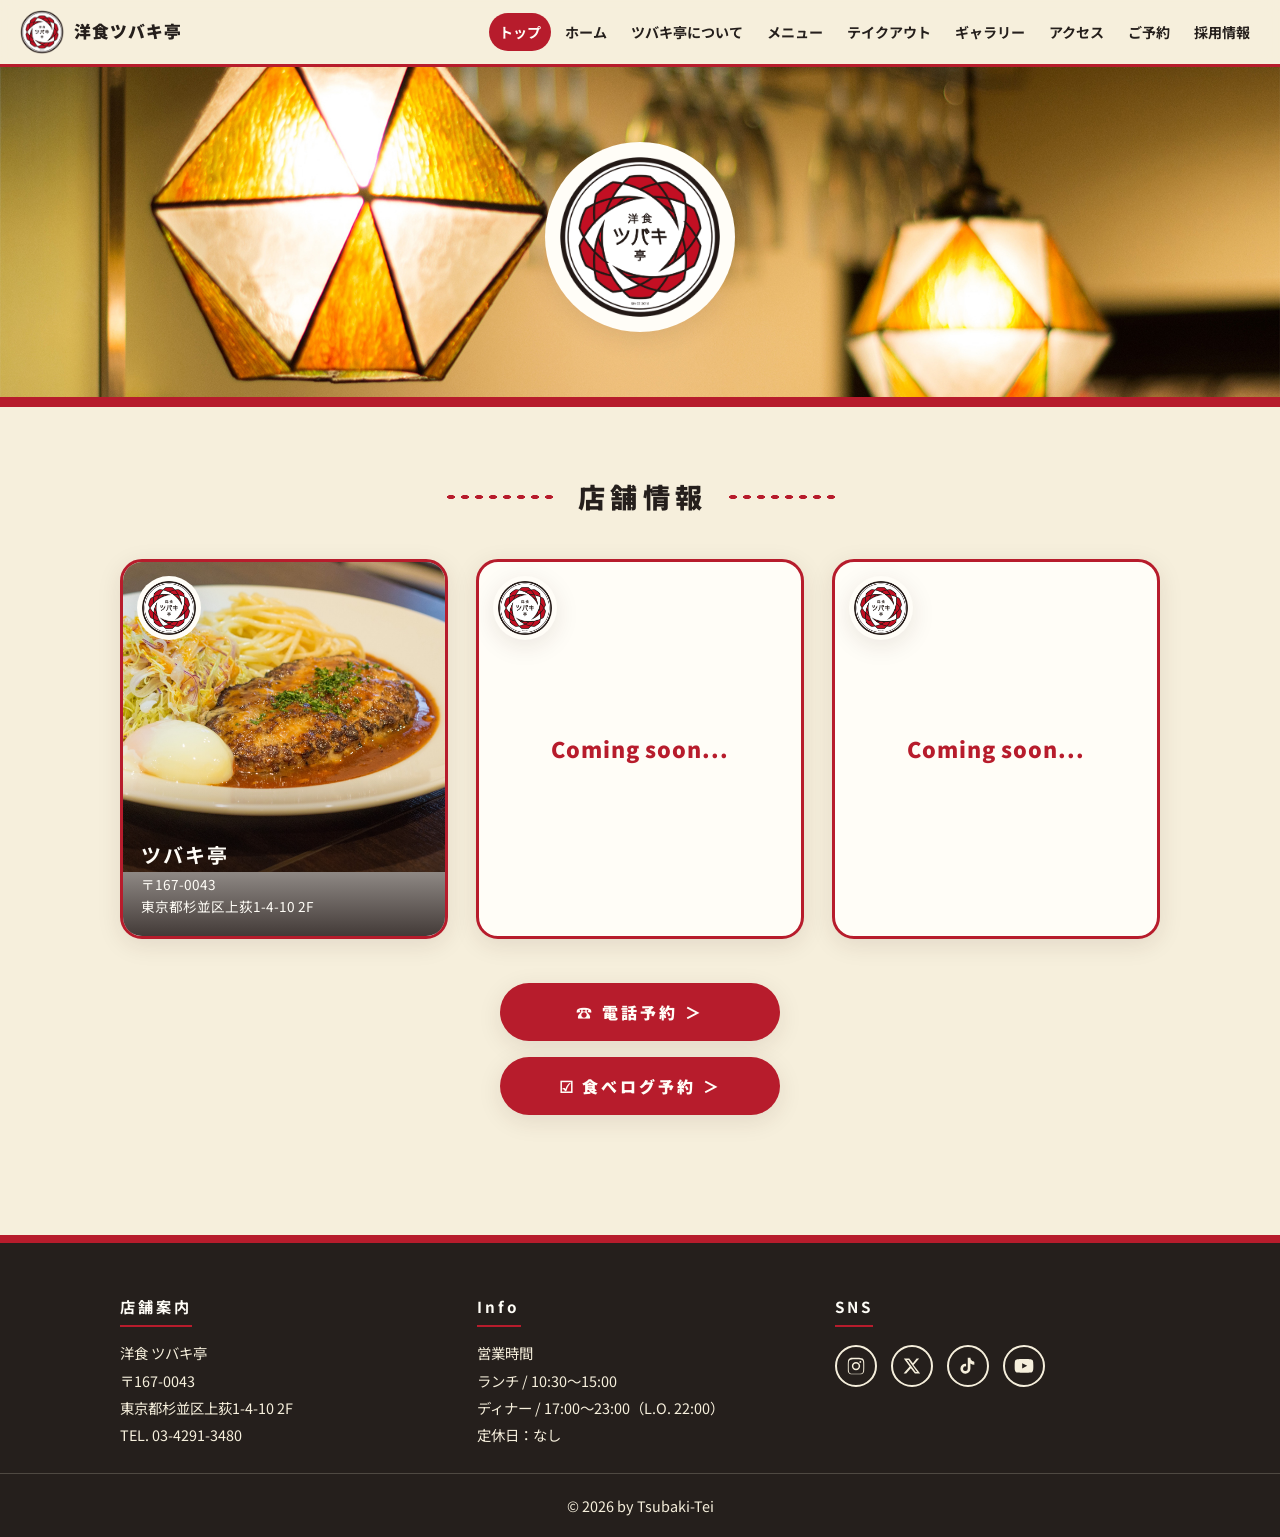
<file: index.html>
<!DOCTYPE html>
<html lang="ja">
<head>
  <meta charset="UTF-8">
  <meta name="viewport" content="width=device-width, initial-scale=1">
  <title>洋食ツバキ亭｜荻窪の洋食店</title>
  <meta name="description" content="東京・荻窪の洋食店「ツバキ亭」。ハンバーグステーキや生姜焼きなど、懐かしくて美味しい洋食をご提供。テイクアウトも承ります。">
  <link rel="icon" href="assets/img/logo.png">
  <meta property="og:title" content="洋食ツバキ亭｜荻窪の洋食店">
  <meta property="og:description" content="東京・荻窪の洋食店「ツバキ亭」。ハンバーグステーキや生姜焼きなど、懐かしくて美味しい洋食をご提供。テイクアウトも承ります。">
  <meta property="og:image" content="https://tsubakitei.tokyo/assets/img/logo.png">
  <link rel="preconnect" href="https://fonts.googleapis.com">
  <link rel="preconnect" href="https://fonts.gstatic.com" crossorigin>
  <link href="https://fonts.googleapis.com/css2?family=Noto+Sans+JP:wght@400;700;900&display=swap" rel="stylesheet">
  <link rel="stylesheet" href="assets/css/style.css">
</head>
<body>
<header class="site-header">
  <div class="header-inner">
    <a class="brand" href="./"><img src="assets/img/logo.png" alt="洋食ツバキ亭ロゴ">洋食ツバキ亭</a>
    <button class="nav-toggle" aria-label="メニューを開く" onclick="document.querySelector('.site-nav').classList.toggle('open')">☰</button>
    <nav class="site-nav">
      <ul>
        <li><a href="./" aria-current="page">トップ</a></li>
        <li><a href="home/">ホーム</a></li>
        <li><a href="about/">ツバキ亭について</a></li>
        <li><a href="menu/">メニュー</a></li>
        <li><a href="takeout/">テイクアウト</a></li>
        <li><a href="gallery/">ギャラリー</a></li>
        <li><a href="access/">アクセス</a></li>
        <li><a href="reserve/">ご予約</a></li>
        <li><a href="recruit/">採用情報</a></li>
      </ul>
    </nav>
  </div>
</header>

<div class="hero">
  <img class="hero-logo" src="assets/img/logo.png" alt="洋食ツバキ亭">
</div>
<main>
  <section class="section">
    <h2 class="section-title">店舗情報</h2>
    <div class="store-cards">
      <a class="store-card" href="home/">
        <img class="badge" src="assets/img/logo.png" alt="">
        <div class="photo" style="background-image:url('assets/img/store-tsubakitei.jpg')"></div>
        <div class="info">
          <h3>ツバキ亭</h3>
          <p>〒167-0043<br>東京都杉並区上荻1-4-10 2F</p>
        </div>
      </a>
      <!-- 2号店ツバキ&デリ 公開時: 下のカードを <a class="store-card" href="deli/"> に差し替える -->
      <div class="store-card coming">
        <img class="badge" src="assets/img/logo.png" alt="">
        Coming soon...
      </div>
      <div class="store-card coming">
        <img class="badge" src="assets/img/logo.png" alt="">
        Coming soon...
      </div>
    </div>
    <div class="btn-area">
      <a class="btn" href="tel:03-4291-3480">☎︎ 電話予約 ＞</a>
      <a class="btn" href="https://tabelog.com/tokyo/A1319/A131906/13280221/" target="_blank" rel="noopener">☑︎ 食べログ予約 ＞</a>
    </div>
  </section>
</main>

<footer class="site-footer">
  <div class="footer-inner">
    <div>
      <h4>店舗案内</h4>
      <p>洋食 ツバキ亭<br>〒167-0043<br>東京都杉並区上荻1-4-10 2F<br>TEL. <a href="tel:03-4291-3480">03-4291-3480</a></p>
    </div>
    <div>
      <h4>Info</h4>
      <p>営業時間<br>ランチ / 10:30〜15:00<br>ディナー / 17:00〜23:00（L.O. 22:00）<br>定休日：なし</p>
    </div>
    <div>
      <h4>SNS</h4>
      <div class="sns-icons">
        <a href="https://www.instagram.com/tsubaki.ogikubo/" target="_blank" rel="noopener" aria-label="Instagram"><svg viewBox="0 0 24 24"><path d="M12 2.2c3.2 0 3.6 0 4.9.1 1.2.1 1.8.2 2.2.4.6.2 1 .5 1.4.9.4.4.7.8.9 1.4.2.4.4 1 .4 2.2.1 1.3.1 1.7.1 4.9s0 3.6-.1 4.9c-.1 1.2-.2 1.8-.4 2.2-.2.6-.5 1-.9 1.4-.4.4-.8.7-1.4.9-.4.2-1 .4-2.2.4-1.3.1-1.7.1-4.9.1s-3.6 0-4.9-.1c-1.2-.1-1.8-.2-2.2-.4-.6-.2-1-.5-1.4-.9-.4-.4-.7-.8-.9-1.4-.2-.4-.4-1-.4-2.2C2.2 15.6 2.2 15.2 2.2 12s0-3.6.1-4.9c.1-1.2.2-1.8.4-2.2.2-.6.5-1 .9-1.4.4-.4.8-.7 1.4-.9.4-.2 1-.4 2.2-.4C8.4 2.2 8.8 2.2 12 2.2m0 1.8c-3.1 0-3.5 0-4.8.1-1.1.1-1.4.2-1.8.3-.4.2-.7.4-1 .7-.3.3-.5.6-.7 1-.1.4-.3.7-.3 1.8-.1 1.3-.1 1.7-.1 4.8s0 3.5.1 4.8c.1 1.1.2 1.4.3 1.8.2.4.4.7.7 1 .3.3.6.5 1 .7.4.1.7.3 1.8.3 1.3.1 1.7.1 4.8.1s3.5 0 4.8-.1c1.1-.1 1.4-.2 1.8-.3.4-.2.7-.4 1-.7.3-.3.5-.6.7-1 .1-.4.3-.7.3-1.8.1-1.3.1-1.7.1-4.8s0-3.5-.1-4.8c-.1-1.1-.2-1.4-.3-1.8-.2-.4-.4-.7-.7-1-.3-.3-.6-.5-1-.7-.4-.1-.7-.3-1.8-.3-1.3-.1-1.7-.1-4.8-.1zm0 3.1a5 5 0 1 1 0 10 5 5 0 0 1 0-10zm0 1.8a3.2 3.2 0 1 0 0 6.4 3.2 3.2 0 0 0 0-6.4zm5.2-2.9a1.1 1.1 0 1 1 0 2.2 1.1 1.1 0 0 1 0-2.2z"/></svg></a>
        <a href="https://x.com/TsubakiOgikubo" target="_blank" rel="noopener" aria-label="X"><svg viewBox="0 0 24 24"><path d="M17.5 3h3.1l-6.8 7.8L21.8 21h-6.3l-4.9-6.4L5 21H1.9l7.3-8.3L2.2 3h6.5l4.4 5.8L17.5 3zm-1.1 16.1h1.7L7.7 4.8H5.9l10.5 14.3z"/></svg></a>
        <a href="https://www.tiktok.com/@tsubaki.ogikubo" target="_blank" rel="noopener" aria-label="TikTok"><svg viewBox="0 0 24 24"><path d="M19.6 6.7a4.8 4.8 0 0 1-3.5-1.6 4.8 4.8 0 0 1-1.2-3.1h-3.2v13.3a2.8 2.8 0 1 1-2-2.7V9.3a6 6 0 1 0 5.2 6V8.9a8 8 0 0 0 4.7 1.5V7.2c-.3 0-.7-.1-1-.2z"/></svg></a>
        <a href="https://www.youtube.com/@tsubaki.ogikubo" target="_blank" rel="noopener" aria-label="YouTube"><svg viewBox="0 0 24 24"><path d="M23 7.2s-.2-1.6-.9-2.3c-.9-.9-1.9-.9-2.3-1C16.6 3.6 12 3.6 12 3.6s-4.6 0-7.8.3c-.4.1-1.4.1-2.3 1-.7.7-.9 2.3-.9 2.3S.8 9.1.8 11v1.8c0 1.9.2 3.8.2 3.8s.2 1.6.9 2.3c.9.9 2 .9 2.5 1 1.8.2 7.6.3 7.6.3s4.6 0 7.8-.3c.4-.1 1.4-.1 2.3-1 .7-.7.9-2.3.9-2.3s.2-1.9.2-3.8V11c0-1.9-.2-3.8-.2-3.8zM9.8 14.9V8.7l6.1 3.1-6.1 3.1z"/></svg></a>
      </div>
    </div>
  </div>
  <p class="copyright">© 2026 by Tsubaki-Tei</p>
</footer>
</body>
</html>
</file>
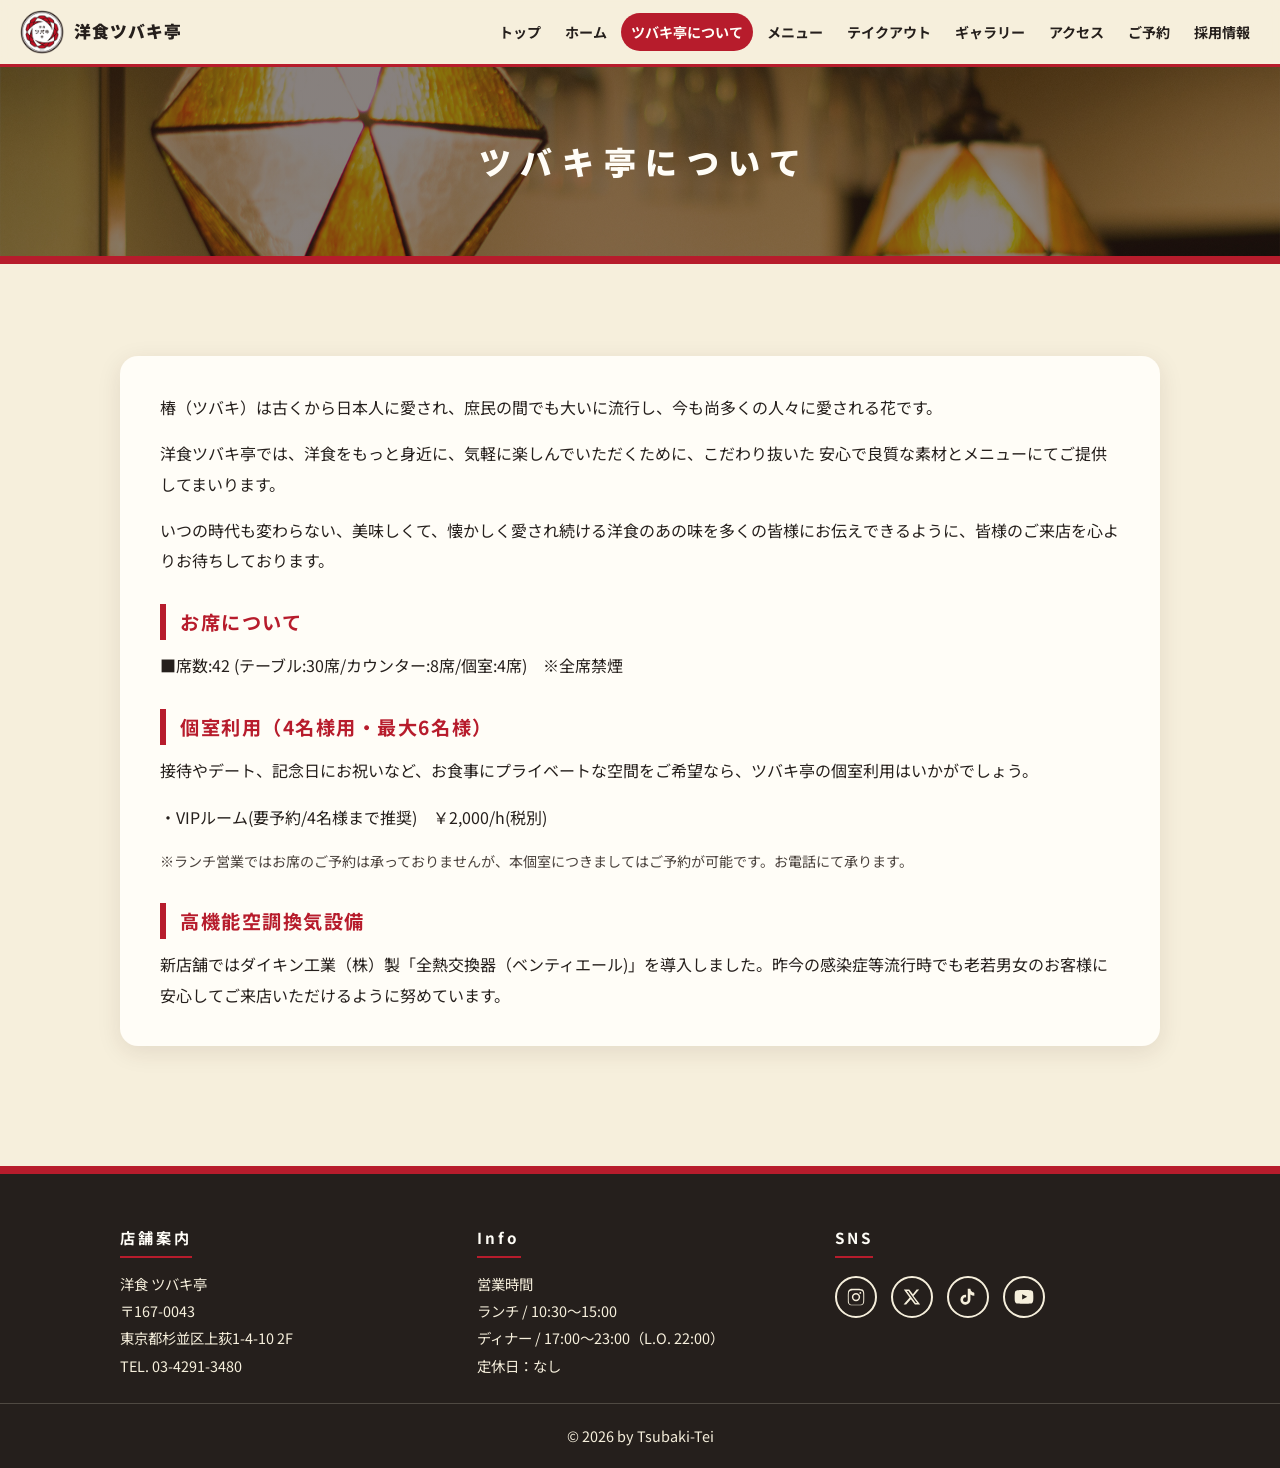
<file: about/index.html>
<!DOCTYPE html>
<html lang="ja">
<head>
  <meta charset="UTF-8">
  <meta name="viewport" content="width=device-width, initial-scale=1">
  <title>ツバキ亭について｜洋食ツバキ亭</title>
  <meta name="description" content="洋食ツバキ亭のこだわり。安心で良質な素材と、いつの時代も愛され続ける洋食の味をお届けします。">
  <link rel="icon" href="../assets/img/logo.png">
  <meta property="og:title" content="ツバキ亭について｜洋食ツバキ亭">
  <meta property="og:description" content="洋食ツバキ亭のこだわり。安心で良質な素材と、いつの時代も愛され続ける洋食の味をお届けします。">
  <meta property="og:image" content="https://tsubakitei.tokyo/assets/img/logo.png">
  <link rel="preconnect" href="https://fonts.googleapis.com">
  <link rel="preconnect" href="https://fonts.gstatic.com" crossorigin>
  <link href="https://fonts.googleapis.com/css2?family=Noto+Sans+JP:wght@400;700;900&display=swap" rel="stylesheet">
  <link rel="stylesheet" href="../assets/css/style.css">
</head>
<body>
<header class="site-header">
  <div class="header-inner">
    <a class="brand" href=".././"><img src="../assets/img/logo.png" alt="洋食ツバキ亭ロゴ">洋食ツバキ亭</a>
    <button class="nav-toggle" aria-label="メニューを開く" onclick="document.querySelector('.site-nav').classList.toggle('open')">☰</button>
    <nav class="site-nav">
      <ul>
        <li><a href=".././">トップ</a></li>
        <li><a href="../home/">ホーム</a></li>
        <li><a href="../about/" aria-current="page">ツバキ亭について</a></li>
        <li><a href="../menu/">メニュー</a></li>
        <li><a href="../takeout/">テイクアウト</a></li>
        <li><a href="../gallery/">ギャラリー</a></li>
        <li><a href="../access/">アクセス</a></li>
        <li><a href="../reserve/">ご予約</a></li>
        <li><a href="../recruit/">採用情報</a></li>
      </ul>
    </nav>
  </div>
</header>

<div class="page-title"><h1>ツバキ亭について</h1></div>
<main>
  <section class="section">
    <div class="prose">
      <p>椿（ツバキ）は古くから日本人に愛され、庶民の間でも大いに流行し、今も尚多くの人々に愛される花です。</p>
      <p>洋食ツバキ亭では、洋食をもっと身近に、気軽に楽しんでいただくために、こだわり抜いた 安心で良質な素材とメニューにてご提供してまいります。</p>
      <p>いつの時代も変わらない、美味しくて、懐かしく愛され続ける洋食のあの味を多くの皆様にお伝えできるように、皆様のご来店を心よりお待ちしております。</p>

      <h3>お席について</h3>
      <p>■席数:42 (テーブル:30席/カウンター:8席/個室:4席)　※全席禁煙</p>

      <h3>個室利用（4名様用・最大6名様）</h3>
      <p>接待やデート、記念日にお祝いなど、お食事にプライベートな空間をご希望なら、ツバキ亭の個室利用はいかがでしょう。</p>
      <p>・VIPルーム(要予約/4名様まで推奨)　￥2,000/h(税別)</p>
      <p class="note">※ランチ営業ではお席のご予約は承っておりませんが、本個室につきましてはご予約が可能です。お電話にて承ります。</p>

      <h3>高機能空調換気設備</h3>
      <p>新店舗ではダイキン工業（株）製「全熱交換器（ベンティエール)」を導入しました。昨今の感染症等流行時でも老若男女のお客様に安心してご来店いただけるように努めています。</p>
    </div>
  </section>
</main>

<footer class="site-footer">
  <div class="footer-inner">
    <div>
      <h4>店舗案内</h4>
      <p>洋食 ツバキ亭<br>〒167-0043<br>東京都杉並区上荻1-4-10 2F<br>TEL. <a href="tel:03-4291-3480">03-4291-3480</a></p>
    </div>
    <div>
      <h4>Info</h4>
      <p>営業時間<br>ランチ / 10:30〜15:00<br>ディナー / 17:00〜23:00（L.O. 22:00）<br>定休日：なし</p>
    </div>
    <div>
      <h4>SNS</h4>
      <div class="sns-icons">
        <a href="https://www.instagram.com/tsubaki.ogikubo/" target="_blank" rel="noopener" aria-label="Instagram"><svg viewBox="0 0 24 24"><path d="M12 2.2c3.2 0 3.6 0 4.9.1 1.2.1 1.8.2 2.2.4.6.2 1 .5 1.4.9.4.4.7.8.9 1.4.2.4.4 1 .4 2.2.1 1.3.1 1.7.1 4.9s0 3.6-.1 4.9c-.1 1.2-.2 1.8-.4 2.2-.2.6-.5 1-.9 1.4-.4.4-.8.7-1.4.9-.4.2-1 .4-2.2.4-1.3.1-1.7.1-4.9.1s-3.6 0-4.9-.1c-1.2-.1-1.8-.2-2.2-.4-.6-.2-1-.5-1.4-.9-.4-.4-.7-.8-.9-1.4-.2-.4-.4-1-.4-2.2C2.2 15.6 2.2 15.2 2.2 12s0-3.6.1-4.9c.1-1.2.2-1.8.4-2.2.2-.6.5-1 .9-1.4.4-.4.8-.7 1.4-.9.4-.2 1-.4 2.2-.4C8.4 2.2 8.8 2.2 12 2.2m0 1.8c-3.1 0-3.5 0-4.8.1-1.1.1-1.4.2-1.8.3-.4.2-.7.4-1 .7-.3.3-.5.6-.7 1-.1.4-.3.7-.3 1.8-.1 1.3-.1 1.7-.1 4.8s0 3.5.1 4.8c.1 1.1.2 1.4.3 1.8.2.4.4.7.7 1 .3.3.6.5 1 .7.4.1.7.3 1.8.3 1.3.1 1.7.1 4.8.1s3.5 0 4.8-.1c1.1-.1 1.4-.2 1.8-.3.4-.2.7-.4 1-.7.3-.3.5-.6.7-1 .1-.4.3-.7.3-1.8.1-1.3.1-1.7.1-4.8s0-3.5-.1-4.8c-.1-1.1-.2-1.4-.3-1.8-.2-.4-.4-.7-.7-1-.3-.3-.6-.5-1-.7-.4-.1-.7-.3-1.8-.3-1.3-.1-1.7-.1-4.8-.1zm0 3.1a5 5 0 1 1 0 10 5 5 0 0 1 0-10zm0 1.8a3.2 3.2 0 1 0 0 6.4 3.2 3.2 0 0 0 0-6.4zm5.2-2.9a1.1 1.1 0 1 1 0 2.2 1.1 1.1 0 0 1 0-2.2z"/></svg></a>
        <a href="https://x.com/TsubakiOgikubo" target="_blank" rel="noopener" aria-label="X"><svg viewBox="0 0 24 24"><path d="M17.5 3h3.1l-6.8 7.8L21.8 21h-6.3l-4.9-6.4L5 21H1.9l7.3-8.3L2.2 3h6.5l4.4 5.8L17.5 3zm-1.1 16.1h1.7L7.7 4.8H5.9l10.5 14.3z"/></svg></a>
        <a href="https://www.tiktok.com/@tsubaki.ogikubo" target="_blank" rel="noopener" aria-label="TikTok"><svg viewBox="0 0 24 24"><path d="M19.6 6.7a4.8 4.8 0 0 1-3.5-1.6 4.8 4.8 0 0 1-1.2-3.1h-3.2v13.3a2.8 2.8 0 1 1-2-2.7V9.3a6 6 0 1 0 5.2 6V8.9a8 8 0 0 0 4.7 1.5V7.2c-.3 0-.7-.1-1-.2z"/></svg></a>
        <a href="https://www.youtube.com/@tsubaki.ogikubo" target="_blank" rel="noopener" aria-label="YouTube"><svg viewBox="0 0 24 24"><path d="M23 7.2s-.2-1.6-.9-2.3c-.9-.9-1.9-.9-2.3-1C16.6 3.6 12 3.6 12 3.6s-4.6 0-7.8.3c-.4.1-1.4.1-2.3 1-.7.7-.9 2.3-.9 2.3S.8 9.1.8 11v1.8c0 1.9.2 3.8.2 3.8s.2 1.6.9 2.3c.9.9 2 .9 2.5 1 1.8.2 7.6.3 7.6.3s4.6 0 7.8-.3c.4-.1 1.4-.1 2.3-1 .7-.7.9-2.3.9-2.3s.2-1.9.2-3.8V11c0-1.9-.2-3.8-.2-3.8zM9.8 14.9V8.7l6.1 3.1-6.1 3.1z"/></svg></a>
      </div>
    </div>
  </div>
  <p class="copyright">© 2026 by Tsubaki-Tei</p>
</footer>
</body>
</html>
</file>
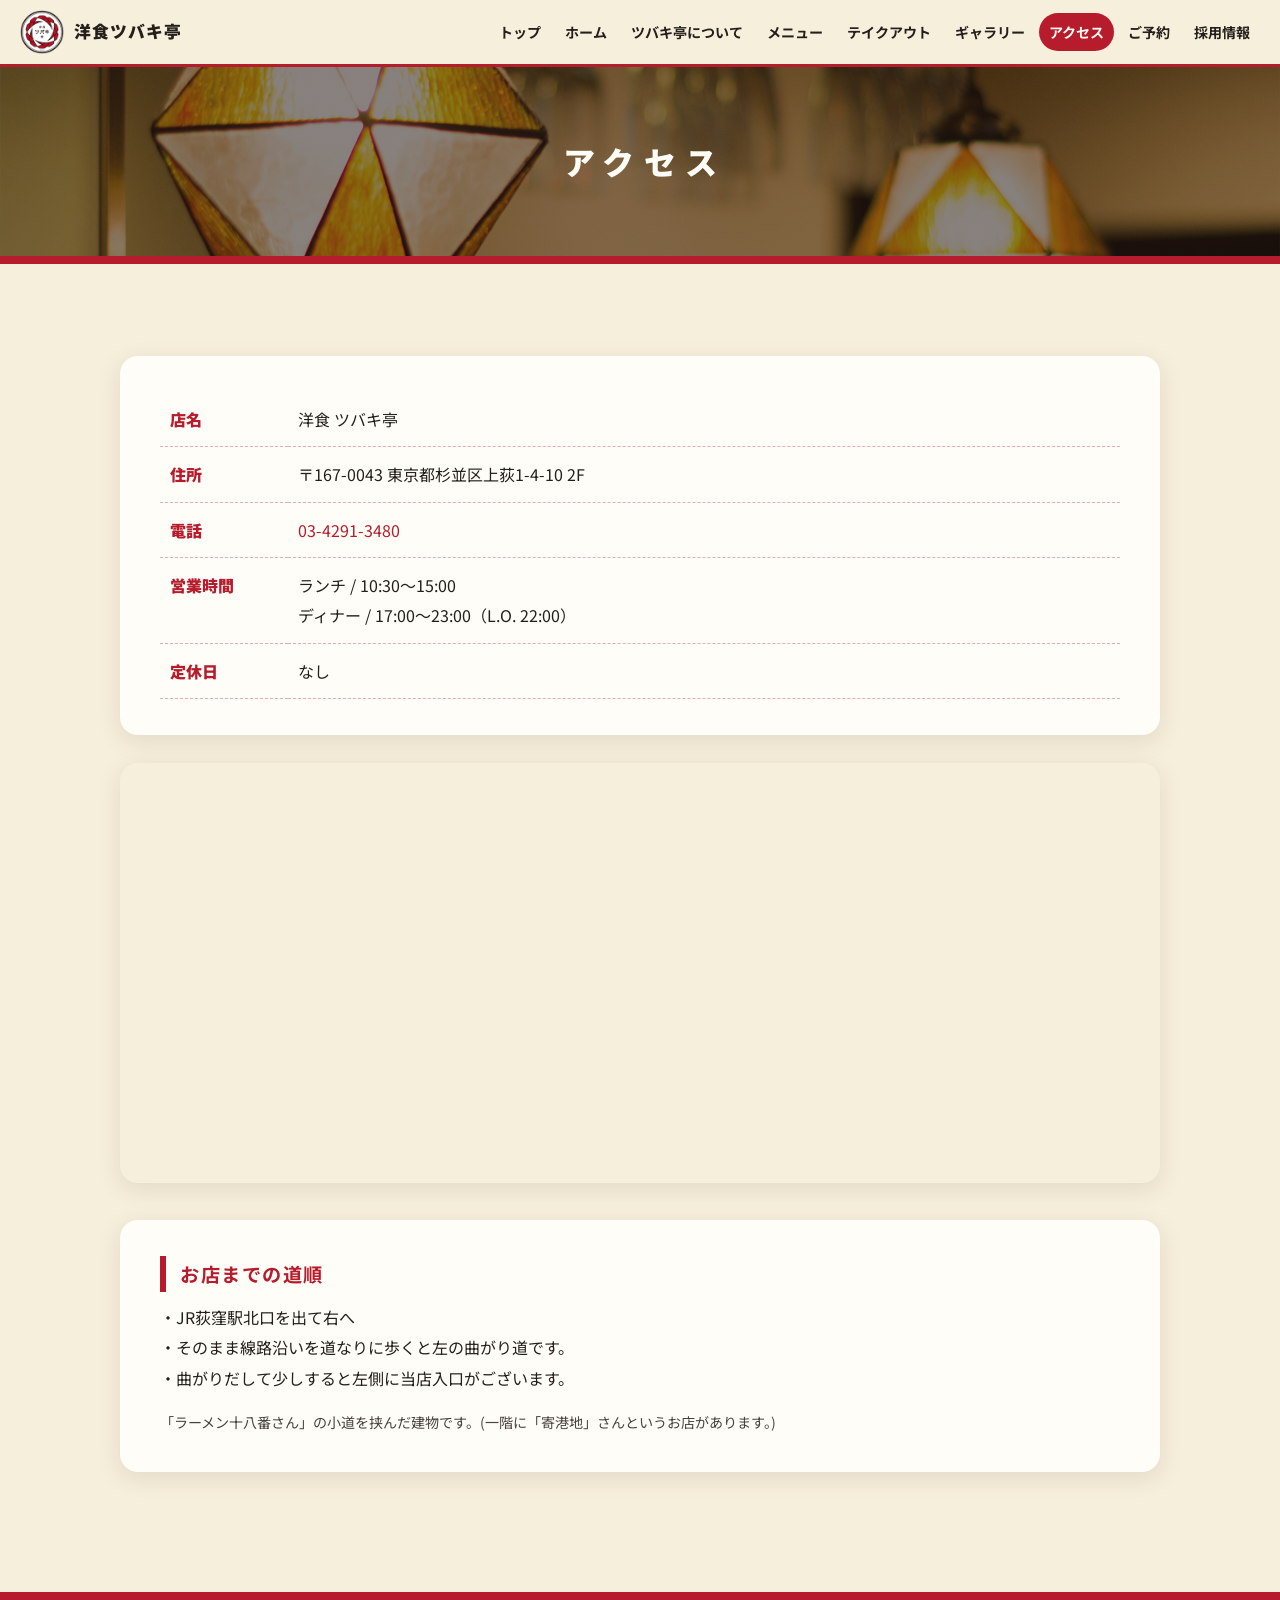
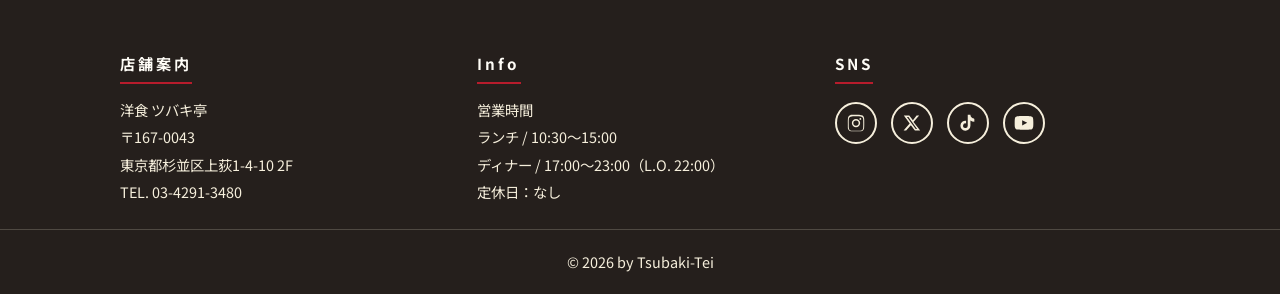
<file: access/index.html>
<!DOCTYPE html>
<html lang="ja">
<head>
  <meta charset="UTF-8">
  <meta name="viewport" content="width=device-width, initial-scale=1">
  <title>アクセス｜洋食ツバキ亭</title>
  <meta name="description" content="洋食ツバキ亭へのアクセス。JR荻窪駅北口から徒歩すぐ。東京都杉並区上荻1-4-10 2F。">
  <link rel="icon" href="../assets/img/logo.png">
  <meta property="og:title" content="アクセス｜洋食ツバキ亭">
  <meta property="og:description" content="洋食ツバキ亭へのアクセス。JR荻窪駅北口から徒歩すぐ。東京都杉並区上荻1-4-10 2F。">
  <meta property="og:image" content="https://tsubakitei.tokyo/assets/img/logo.png">
  <link rel="preconnect" href="https://fonts.googleapis.com">
  <link rel="preconnect" href="https://fonts.gstatic.com" crossorigin>
  <link href="https://fonts.googleapis.com/css2?family=Noto+Sans+JP:wght@400;700;900&display=swap" rel="stylesheet">
  <link rel="stylesheet" href="../assets/css/style.css">
</head>
<body>
<header class="site-header">
  <div class="header-inner">
    <a class="brand" href=".././"><img src="../assets/img/logo.png" alt="洋食ツバキ亭ロゴ">洋食ツバキ亭</a>
    <button class="nav-toggle" aria-label="メニューを開く" onclick="document.querySelector('.site-nav').classList.toggle('open')">☰</button>
    <nav class="site-nav">
      <ul>
        <li><a href=".././">トップ</a></li>
        <li><a href="../home/">ホーム</a></li>
        <li><a href="../about/">ツバキ亭について</a></li>
        <li><a href="../menu/">メニュー</a></li>
        <li><a href="../takeout/">テイクアウト</a></li>
        <li><a href="../gallery/">ギャラリー</a></li>
        <li><a href="../access/" aria-current="page">アクセス</a></li>
        <li><a href="../reserve/">ご予約</a></li>
        <li><a href="../recruit/">採用情報</a></li>
      </ul>
    </nav>
  </div>
</header>

<div class="page-title"><h1>アクセス</h1></div>
<main>
  <section class="section">
    <div class="prose">
      <table class="info-table">
        <tr><th>店名</th><td>洋食 ツバキ亭</td></tr>
        <tr><th>住所</th><td>〒167-0043 東京都杉並区上荻1-4-10 2F</td></tr>
        <tr><th>電話</th><td><a href="tel:03-4291-3480">03-4291-3480</a></td></tr>
        <tr><th>営業時間</th><td>ランチ / 10:30〜15:00<br>ディナー / 17:00〜23:00（L.O. 22:00）</td></tr>
        <tr><th>定休日</th><td>なし</td></tr>
      </table>
    </div>
    <iframe class="map-frame" src="https://www.google.com/maps?q=%E6%9D%B1%E4%BA%AC%E9%83%BD%E6%9D%89%E4%B8%A6%E5%8C%BA%E4%B8%8A%E8%8D%BB1-4-10%202F&output=embed" loading="lazy" title="ツバキ亭の地図"></iframe>
    <div class="prose">
      <h3>お店までの道順</h3>
      <p>
        ・JR荻窪駅北口を出て右へ<br>
        ・そのまま線路沿いを道なりに歩くと左の曲がり道です。<br>
        ・曲がりだして少しすると左側に当店入口がございます。
      </p>
      <p class="note">「ラーメン十八番さん」の小道を挟んだ建物です。(一階に「寄港地」さんというお店があります。)</p>
    </div>
  </section>
</main>

<footer class="site-footer">
  <div class="footer-inner">
    <div>
      <h4>店舗案内</h4>
      <p>洋食 ツバキ亭<br>〒167-0043<br>東京都杉並区上荻1-4-10 2F<br>TEL. <a href="tel:03-4291-3480">03-4291-3480</a></p>
    </div>
    <div>
      <h4>Info</h4>
      <p>営業時間<br>ランチ / 10:30〜15:00<br>ディナー / 17:00〜23:00（L.O. 22:00）<br>定休日：なし</p>
    </div>
    <div>
      <h4>SNS</h4>
      <div class="sns-icons">
        <a href="https://www.instagram.com/tsubaki.ogikubo/" target="_blank" rel="noopener" aria-label="Instagram"><svg viewBox="0 0 24 24"><path d="M12 2.2c3.2 0 3.6 0 4.9.1 1.2.1 1.8.2 2.2.4.6.2 1 .5 1.4.9.4.4.7.8.9 1.4.2.4.4 1 .4 2.2.1 1.3.1 1.7.1 4.9s0 3.6-.1 4.9c-.1 1.2-.2 1.8-.4 2.2-.2.6-.5 1-.9 1.4-.4.4-.8.7-1.4.9-.4.2-1 .4-2.2.4-1.3.1-1.7.1-4.9.1s-3.6 0-4.9-.1c-1.2-.1-1.8-.2-2.2-.4-.6-.2-1-.5-1.4-.9-.4-.4-.7-.8-.9-1.4-.2-.4-.4-1-.4-2.2C2.2 15.6 2.2 15.2 2.2 12s0-3.6.1-4.9c.1-1.2.2-1.8.4-2.2.2-.6.5-1 .9-1.4.4-.4.8-.7 1.4-.9.4-.2 1-.4 2.2-.4C8.4 2.2 8.8 2.2 12 2.2m0 1.8c-3.1 0-3.5 0-4.8.1-1.1.1-1.4.2-1.8.3-.4.2-.7.4-1 .7-.3.3-.5.6-.7 1-.1.4-.3.7-.3 1.8-.1 1.3-.1 1.7-.1 4.8s0 3.5.1 4.8c.1 1.1.2 1.4.3 1.8.2.4.4.7.7 1 .3.3.6.5 1 .7.4.1.7.3 1.8.3 1.3.1 1.7.1 4.8.1s3.5 0 4.8-.1c1.1-.1 1.4-.2 1.8-.3.4-.2.7-.4 1-.7.3-.3.5-.6.7-1 .1-.4.3-.7.3-1.8.1-1.3.1-1.7.1-4.8s0-3.5-.1-4.8c-.1-1.1-.2-1.4-.3-1.8-.2-.4-.4-.7-.7-1-.3-.3-.6-.5-1-.7-.4-.1-.7-.3-1.8-.3-1.3-.1-1.7-.1-4.8-.1zm0 3.1a5 5 0 1 1 0 10 5 5 0 0 1 0-10zm0 1.8a3.2 3.2 0 1 0 0 6.4 3.2 3.2 0 0 0 0-6.4zm5.2-2.9a1.1 1.1 0 1 1 0 2.2 1.1 1.1 0 0 1 0-2.2z"/></svg></a>
        <a href="https://x.com/TsubakiOgikubo" target="_blank" rel="noopener" aria-label="X"><svg viewBox="0 0 24 24"><path d="M17.5 3h3.1l-6.8 7.8L21.8 21h-6.3l-4.9-6.4L5 21H1.9l7.3-8.3L2.2 3h6.5l4.4 5.8L17.5 3zm-1.1 16.1h1.7L7.7 4.8H5.9l10.5 14.3z"/></svg></a>
        <a href="https://www.tiktok.com/@tsubaki.ogikubo" target="_blank" rel="noopener" aria-label="TikTok"><svg viewBox="0 0 24 24"><path d="M19.6 6.7a4.8 4.8 0 0 1-3.5-1.6 4.8 4.8 0 0 1-1.2-3.1h-3.2v13.3a2.8 2.8 0 1 1-2-2.7V9.3a6 6 0 1 0 5.2 6V8.9a8 8 0 0 0 4.7 1.5V7.2c-.3 0-.7-.1-1-.2z"/></svg></a>
        <a href="https://www.youtube.com/@tsubaki.ogikubo" target="_blank" rel="noopener" aria-label="YouTube"><svg viewBox="0 0 24 24"><path d="M23 7.2s-.2-1.6-.9-2.3c-.9-.9-1.9-.9-2.3-1C16.6 3.6 12 3.6 12 3.6s-4.6 0-7.8.3c-.4.1-1.4.1-2.3 1-.7.7-.9 2.3-.9 2.3S.8 9.1.8 11v1.8c0 1.9.2 3.8.2 3.8s.2 1.6.9 2.3c.9.9 2 .9 2.5 1 1.8.2 7.6.3 7.6.3s4.6 0 7.8-.3c.4-.1 1.4-.1 2.3-1 .7-.7.9-2.3.9-2.3s.2-1.9.2-3.8V11c0-1.9-.2-3.8-.2-3.8zM9.8 14.9V8.7l6.1 3.1-6.1 3.1z"/></svg></a>
      </div>
    </div>
  </div>
  <p class="copyright">© 2026 by Tsubaki-Tei</p>
</footer>
</body>
</html>
</file>
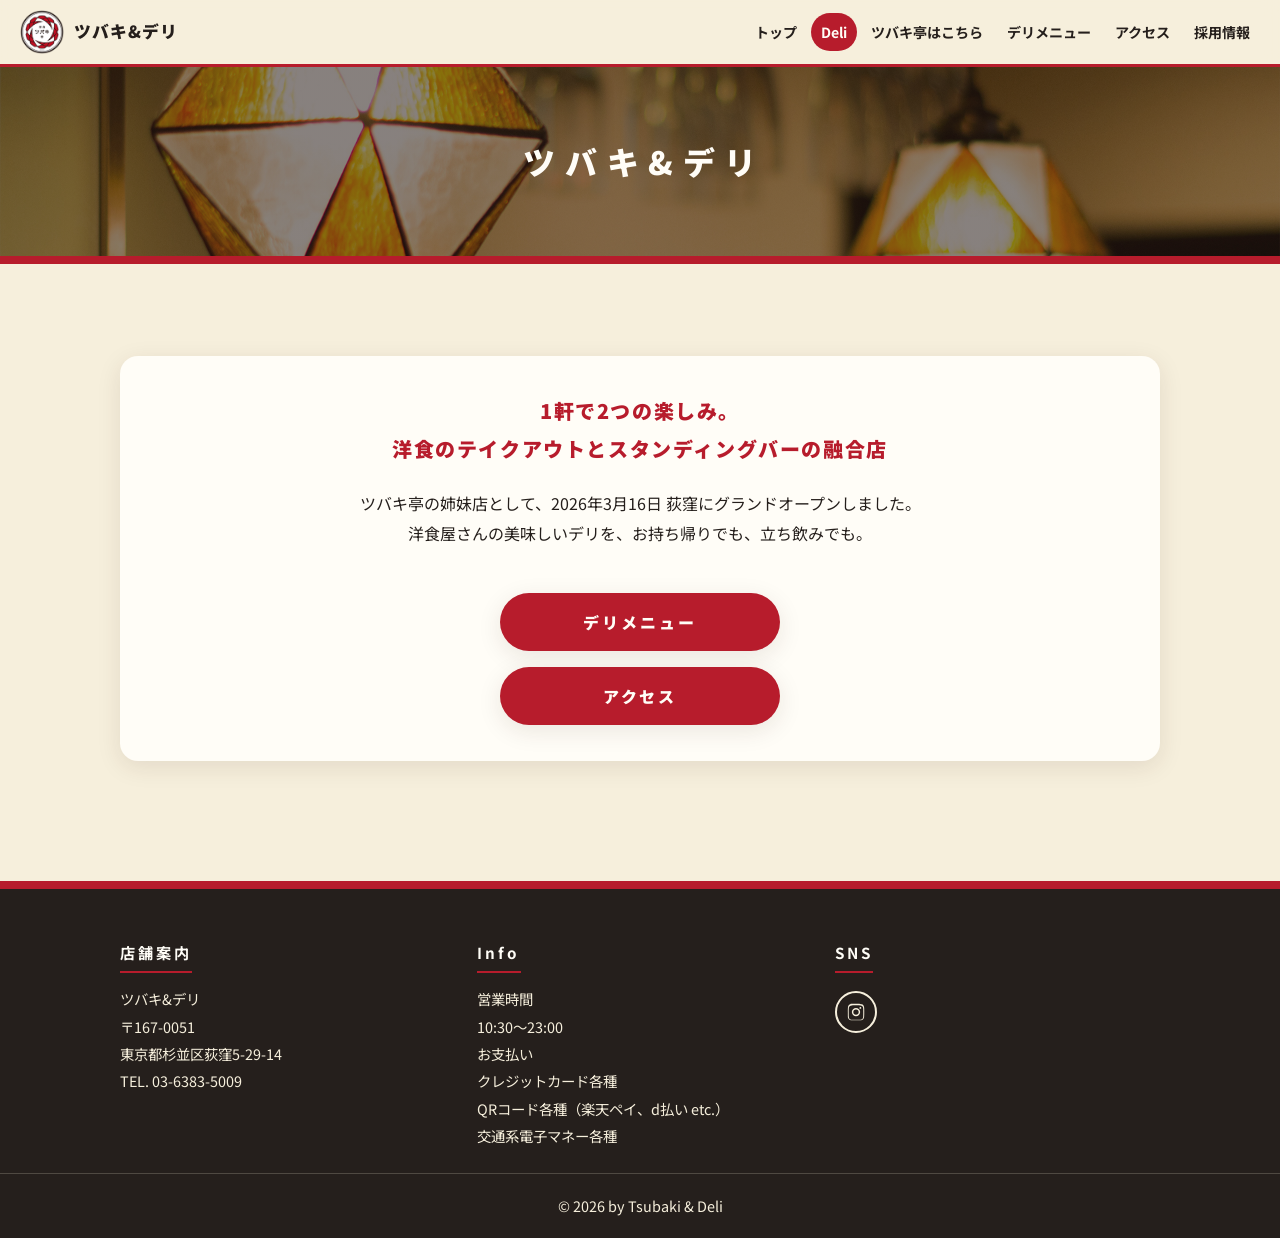
<file: deli/index.html>
<!DOCTYPE html>
<html lang="ja">
<head>
  <meta charset="UTF-8">
  <meta name="viewport" content="width=device-width, initial-scale=1">
  <meta name="robots" content="noindex, nofollow">
  <title>ツバキ&デリ｜荻窪の洋食テイクアウト＆スタンディングバー</title>
  <meta name="description" content="荻窪駅すぐ。洋食のテイクアウトとスタンディングバーの融合店「ツバキ&デリ」。">
  <link rel="icon" href="../assets/img/logo.png">
  <meta property="og:title" content="ツバキ&デリ｜荻窪の洋食テイクアウト＆スタンディングバー">
  <meta property="og:description" content="荻窪駅すぐ。洋食のテイクアウトとスタンディングバーの融合店「ツバキ&デリ」。">
  <meta property="og:image" content="https://tsubakitei.tokyo/assets/img/logo.png">
  <link rel="preconnect" href="https://fonts.googleapis.com">
  <link rel="preconnect" href="https://fonts.gstatic.com" crossorigin>
  <link href="https://fonts.googleapis.com/css2?family=Noto+Sans+JP:wght@400;700;900&display=swap" rel="stylesheet">
  <link rel="stylesheet" href="../assets/css/style.css?v=4">
</head>
<body id="top">
<header class="site-header">
  <div class="header-inner">
    <a class="brand" href="./"><img src="../assets/img/logo.png" alt="ツバキ&デリロゴ">ツバキ&デリ</a>
    <button class="nav-toggle" aria-label="メニューを開く" onclick="document.querySelector('.site-nav').classList.toggle('open')">☰</button>
    <nav class="site-nav">
      <ul>
        <li><a href="../">トップ</a></li>
        <li><a href="./" aria-current="page">Deli</a></li>
        <li><a href="../">ツバキ亭はこちら</a></li>
        <li><a href="menu/">デリメニュー</a></li>
        <li><a href="access/">アクセス</a></li>
        <li><a href="../recruit/">採用情報</a></li>
      </ul>
    </nav>
  </div>
</header>

<div class="page-title"><h1>ツバキ&デリ</h1></div>
<main>
  <section class="section">
    <div class="prose" style="text-align:center">
      <p style="font-size:1.25rem;font-weight:900;color:var(--red);letter-spacing:.08em">1軒で2つの楽しみ。<br>洋食のテイクアウトとスタンディングバーの融合店</p>
      <p>ツバキ亭の姉妹店として、2026年3月16日 荻窪にグランドオープンしました。<br>洋食屋さんの美味しいデリを、お持ち帰りでも、立ち飲みでも。</p>
      <div class="btn-area">
        <a class="btn" href="menu/">デリメニュー</a>
        <a class="btn" href="access/">アクセス</a>
      </div>
    </div>
  </section>
</main>

<footer class="site-footer">
  <div class="footer-inner">
    <div>
      <h4>店舗案内</h4>
      <p>ツバキ&デリ<br>〒167-0051<br>東京都杉並区荻窪5-29-14<br>TEL. <a href="tel:03-6383-5009">03-6383-5009</a></p>
    </div>
    <div>
      <h4>Info</h4>
      <p>営業時間<br>10:30〜23:00<br>お支払い<br>クレジットカード各種<br>QRコード各種（楽天ペイ、d払い etc.）<br>交通系電子マネー各種</p>
    </div>
    <div>
      <h4>SNS</h4>
      <div class="sns-icons">
        <a href="https://www.instagram.com/tsubaki.and.deli/" target="_blank" rel="noopener" aria-label="Instagram"><svg viewBox="0 0 24 24"><path d="M12 2.2c3.2 0 3.6 0 4.9.1 1.2.1 1.8.2 2.2.4.6.2 1 .5 1.4.9.4.4.7.8.9 1.4.2.4.4 1 .4 2.2.1 1.3.1 1.7.1 4.9s0 3.6-.1 4.9c-.1 1.2-.2 1.8-.4 2.2-.2.6-.5 1-.9 1.4-.4.4-.8.7-1.4.9-.4.2-1 .4-2.2.4-1.3.1-1.7.1-4.9.1s-3.6 0-4.9-.1c-1.2-.1-1.8-.2-2.2-.4-.6-.2-1-.5-1.4-.9-.4-.4-.7-.8-.9-1.4-.2-.4-.4-1-.4-2.2C2.2 15.6 2.2 15.2 2.2 12s0-3.6.1-4.9c.1-1.2.2-1.8.4-2.2.2-.6.5-1 .9-1.4.4-.4.8-.7 1.4-.9.4-.2 1-.4 2.2-.4C8.4 2.2 8.8 2.2 12 2.2m0 1.8c-3.1 0-3.5 0-4.8.1-1.1.1-1.4.2-1.8.3-.4.2-.7.4-1 .7-.3.3-.5.6-.7 1-.1.4-.3.7-.3 1.8-.1 1.3-.1 1.7-.1 4.8s0 3.5.1 4.8c.1 1.1.2 1.4.3 1.8.2.4.4.7.7 1 .3.3.6.5 1 .7.4.1.7.3 1.8.3 1.3.1 1.7.1 4.8.1s3.5 0 4.8-.1c1.1-.1 1.4-.2 1.8-.3.4-.2.7-.4 1-.7.3-.3.5-.6.7-1 .1-.4.3-.7.3-1.8.1-1.3.1-1.7.1-4.8s0-3.5-.1-4.8c-.1-1.1-.2-1.4-.3-1.8-.2-.4-.4-.7-.7-1-.3-.3-.6-.5-1-.7-.4-.1-.7-.3-1.8-.3-1.3-.1-1.7-.1-4.8-.1zm0 3.1a5 5 0 1 1 0 10 5 5 0 0 1 0-10zm0 1.8a3.2 3.2 0 1 0 0 6.4 3.2 3.2 0 0 0 0-6.4zm5.2-2.9a1.1 1.1 0 1 1 0 2.2 1.1 1.1 0 0 1 0-2.2z"/></svg></a>
      </div>
    </div>
  </div>
  <p class="copyright">© 2026 by Tsubaki & Deli</p>
</footer>
</body>
</html>
</file>
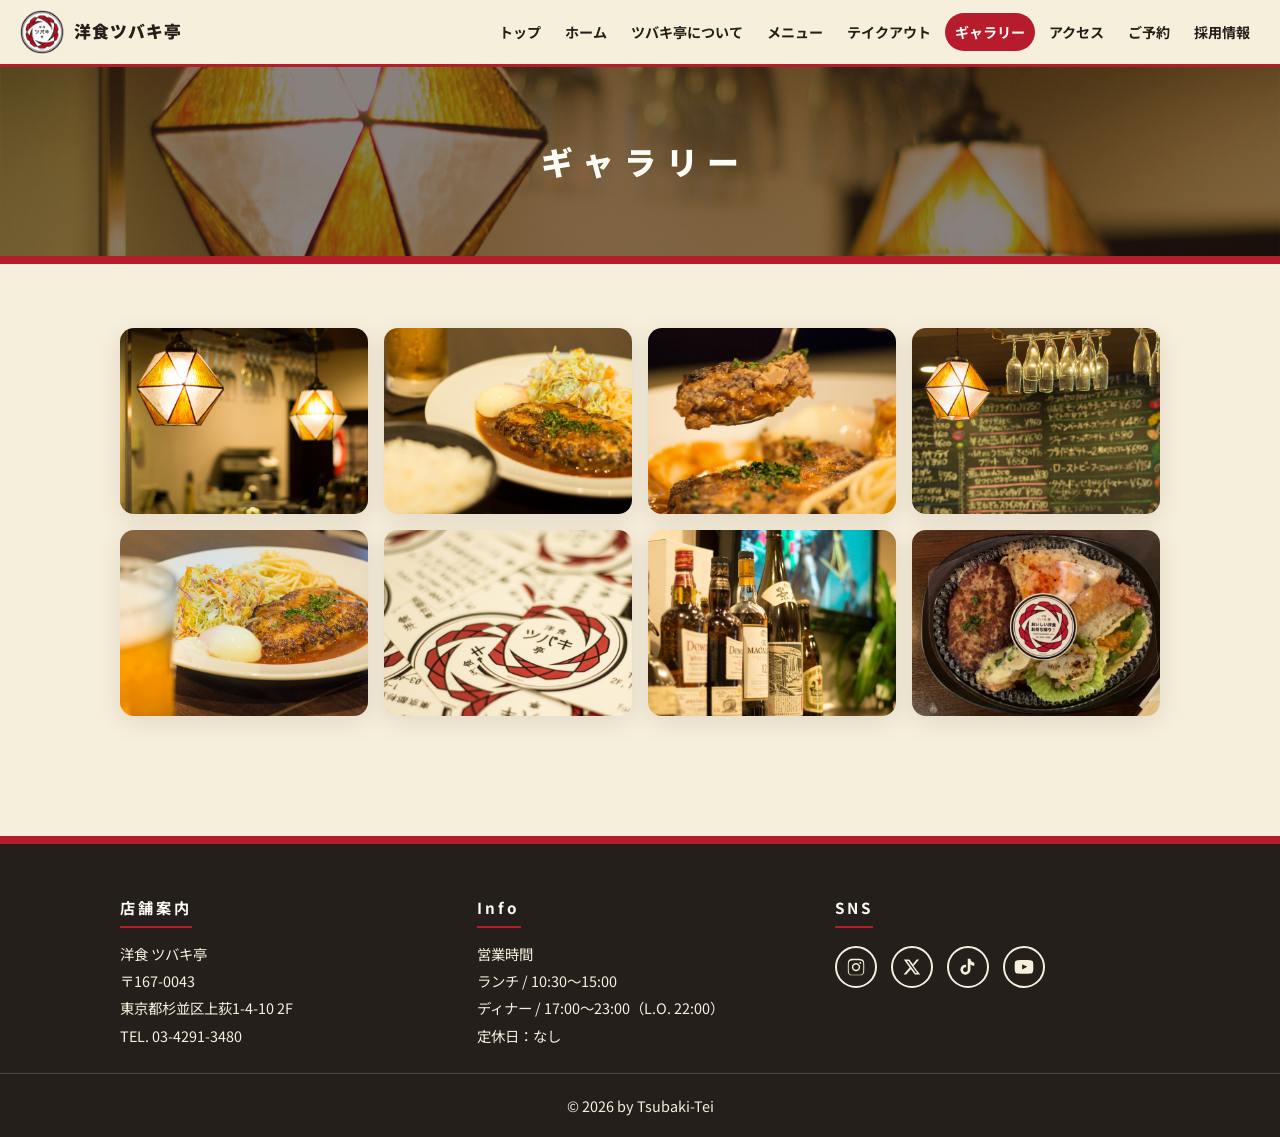
<file: gallery/index.html>
<!DOCTYPE html>
<html lang="ja">
<head>
  <meta charset="UTF-8">
  <meta name="viewport" content="width=device-width, initial-scale=1">
  <title>ギャラリー｜洋食ツバキ亭</title>
  <meta name="description" content="洋食ツバキ亭の料理と店内の写真ギャラリー。">
  <link rel="icon" href="../assets/img/logo.png">
  <meta property="og:title" content="ギャラリー｜洋食ツバキ亭">
  <meta property="og:description" content="洋食ツバキ亭の料理と店内の写真ギャラリー。">
  <meta property="og:image" content="https://tsubakitei.tokyo/assets/img/logo.png">
  <link rel="preconnect" href="https://fonts.googleapis.com">
  <link rel="preconnect" href="https://fonts.gstatic.com" crossorigin>
  <link href="https://fonts.googleapis.com/css2?family=Noto+Sans+JP:wght@400;700;900&display=swap" rel="stylesheet">
  <link rel="stylesheet" href="../assets/css/style.css">
</head>
<body>
<header class="site-header">
  <div class="header-inner">
    <a class="brand" href=".././"><img src="../assets/img/logo.png" alt="洋食ツバキ亭ロゴ">洋食ツバキ亭</a>
    <button class="nav-toggle" aria-label="メニューを開く" onclick="document.querySelector('.site-nav').classList.toggle('open')">☰</button>
    <nav class="site-nav">
      <ul>
        <li><a href=".././">トップ</a></li>
        <li><a href="../home/">ホーム</a></li>
        <li><a href="../about/">ツバキ亭について</a></li>
        <li><a href="../menu/">メニュー</a></li>
        <li><a href="../takeout/">テイクアウト</a></li>
        <li><a href="../gallery/" aria-current="page">ギャラリー</a></li>
        <li><a href="../access/">アクセス</a></li>
        <li><a href="../reserve/">ご予約</a></li>
        <li><a href="../recruit/">採用情報</a></li>
      </ul>
    </nav>
  </div>
</header>

<div class="page-title"><h1>ギャラリー</h1></div>
<main>
  <section class="section">
    <div class="gallery-grid">
      <img src="../assets/img/gallery/gallery-01.jpg" alt="ツバキ亭の料理・店内写真 1" loading="lazy">
      <img src="../assets/img/gallery/gallery-02.jpg" alt="ツバキ亭の料理・店内写真 2" loading="lazy">
      <img src="../assets/img/gallery/gallery-03.jpg" alt="ツバキ亭の料理・店内写真 3" loading="lazy">
      <img src="../assets/img/gallery/gallery-04.jpg" alt="ツバキ亭の料理・店内写真 4" loading="lazy">
      <img src="../assets/img/gallery/gallery-05.jpg" alt="ツバキ亭の料理・店内写真 5" loading="lazy">
      <img src="../assets/img/gallery/gallery-06.jpg" alt="ツバキ亭の料理・店内写真 6" loading="lazy">
      <img src="../assets/img/gallery/gallery-07.jpg" alt="ツバキ亭の料理・店内写真 7" loading="lazy">
      <img src="../assets/img/gallery/gallery-08.jpg" alt="ツバキ亭の料理・店内写真 8" loading="lazy">
    </div>
  </section>
</main>

<footer class="site-footer">
  <div class="footer-inner">
    <div>
      <h4>店舗案内</h4>
      <p>洋食 ツバキ亭<br>〒167-0043<br>東京都杉並区上荻1-4-10 2F<br>TEL. <a href="tel:03-4291-3480">03-4291-3480</a></p>
    </div>
    <div>
      <h4>Info</h4>
      <p>営業時間<br>ランチ / 10:30〜15:00<br>ディナー / 17:00〜23:00（L.O. 22:00）<br>定休日：なし</p>
    </div>
    <div>
      <h4>SNS</h4>
      <div class="sns-icons">
        <a href="https://www.instagram.com/tsubaki.ogikubo/" target="_blank" rel="noopener" aria-label="Instagram"><svg viewBox="0 0 24 24"><path d="M12 2.2c3.2 0 3.6 0 4.9.1 1.2.1 1.8.2 2.2.4.6.2 1 .5 1.4.9.4.4.7.8.9 1.4.2.4.4 1 .4 2.2.1 1.3.1 1.7.1 4.9s0 3.6-.1 4.9c-.1 1.2-.2 1.8-.4 2.2-.2.6-.5 1-.9 1.4-.4.4-.8.7-1.4.9-.4.2-1 .4-2.2.4-1.3.1-1.7.1-4.9.1s-3.6 0-4.9-.1c-1.2-.1-1.8-.2-2.2-.4-.6-.2-1-.5-1.4-.9-.4-.4-.7-.8-.9-1.4-.2-.4-.4-1-.4-2.2C2.2 15.6 2.2 15.2 2.2 12s0-3.6.1-4.9c.1-1.2.2-1.8.4-2.2.2-.6.5-1 .9-1.4.4-.4.8-.7 1.4-.9.4-.2 1-.4 2.2-.4C8.4 2.2 8.8 2.2 12 2.2m0 1.8c-3.1 0-3.5 0-4.8.1-1.1.1-1.4.2-1.8.3-.4.2-.7.4-1 .7-.3.3-.5.6-.7 1-.1.4-.3.7-.3 1.8-.1 1.3-.1 1.7-.1 4.8s0 3.5.1 4.8c.1 1.1.2 1.4.3 1.8.2.4.4.7.7 1 .3.3.6.5 1 .7.4.1.7.3 1.8.3 1.3.1 1.7.1 4.8.1s3.5 0 4.8-.1c1.1-.1 1.4-.2 1.8-.3.4-.2.7-.4 1-.7.3-.3.5-.6.7-1 .1-.4.3-.7.3-1.8.1-1.3.1-1.7.1-4.8s0-3.5-.1-4.8c-.1-1.1-.2-1.4-.3-1.8-.2-.4-.4-.7-.7-1-.3-.3-.6-.5-1-.7-.4-.1-.7-.3-1.8-.3-1.3-.1-1.7-.1-4.8-.1zm0 3.1a5 5 0 1 1 0 10 5 5 0 0 1 0-10zm0 1.8a3.2 3.2 0 1 0 0 6.4 3.2 3.2 0 0 0 0-6.4zm5.2-2.9a1.1 1.1 0 1 1 0 2.2 1.1 1.1 0 0 1 0-2.2z"/></svg></a>
        <a href="https://x.com/TsubakiOgikubo" target="_blank" rel="noopener" aria-label="X"><svg viewBox="0 0 24 24"><path d="M17.5 3h3.1l-6.8 7.8L21.8 21h-6.3l-4.9-6.4L5 21H1.9l7.3-8.3L2.2 3h6.5l4.4 5.8L17.5 3zm-1.1 16.1h1.7L7.7 4.8H5.9l10.5 14.3z"/></svg></a>
        <a href="https://www.tiktok.com/@tsubaki.ogikubo" target="_blank" rel="noopener" aria-label="TikTok"><svg viewBox="0 0 24 24"><path d="M19.6 6.7a4.8 4.8 0 0 1-3.5-1.6 4.8 4.8 0 0 1-1.2-3.1h-3.2v13.3a2.8 2.8 0 1 1-2-2.7V9.3a6 6 0 1 0 5.2 6V8.9a8 8 0 0 0 4.7 1.5V7.2c-.3 0-.7-.1-1-.2z"/></svg></a>
        <a href="https://www.youtube.com/@tsubaki.ogikubo" target="_blank" rel="noopener" aria-label="YouTube"><svg viewBox="0 0 24 24"><path d="M23 7.2s-.2-1.6-.9-2.3c-.9-.9-1.9-.9-2.3-1C16.6 3.6 12 3.6 12 3.6s-4.6 0-7.8.3c-.4.1-1.4.1-2.3 1-.7.7-.9 2.3-.9 2.3S.8 9.1.8 11v1.8c0 1.9.2 3.8.2 3.8s.2 1.6.9 2.3c.9.9 2 .9 2.5 1 1.8.2 7.6.3 7.6.3s4.6 0 7.8-.3c.4-.1 1.4-.1 2.3-1 .7-.7.9-2.3.9-2.3s.2-1.9.2-3.8V11c0-1.9-.2-3.8-.2-3.8zM9.8 14.9V8.7l6.1 3.1-6.1 3.1z"/></svg></a>
      </div>
    </div>
  </div>
  <p class="copyright">© 2026 by Tsubaki-Tei</p>
</footer>
</body>
</html>
</file>
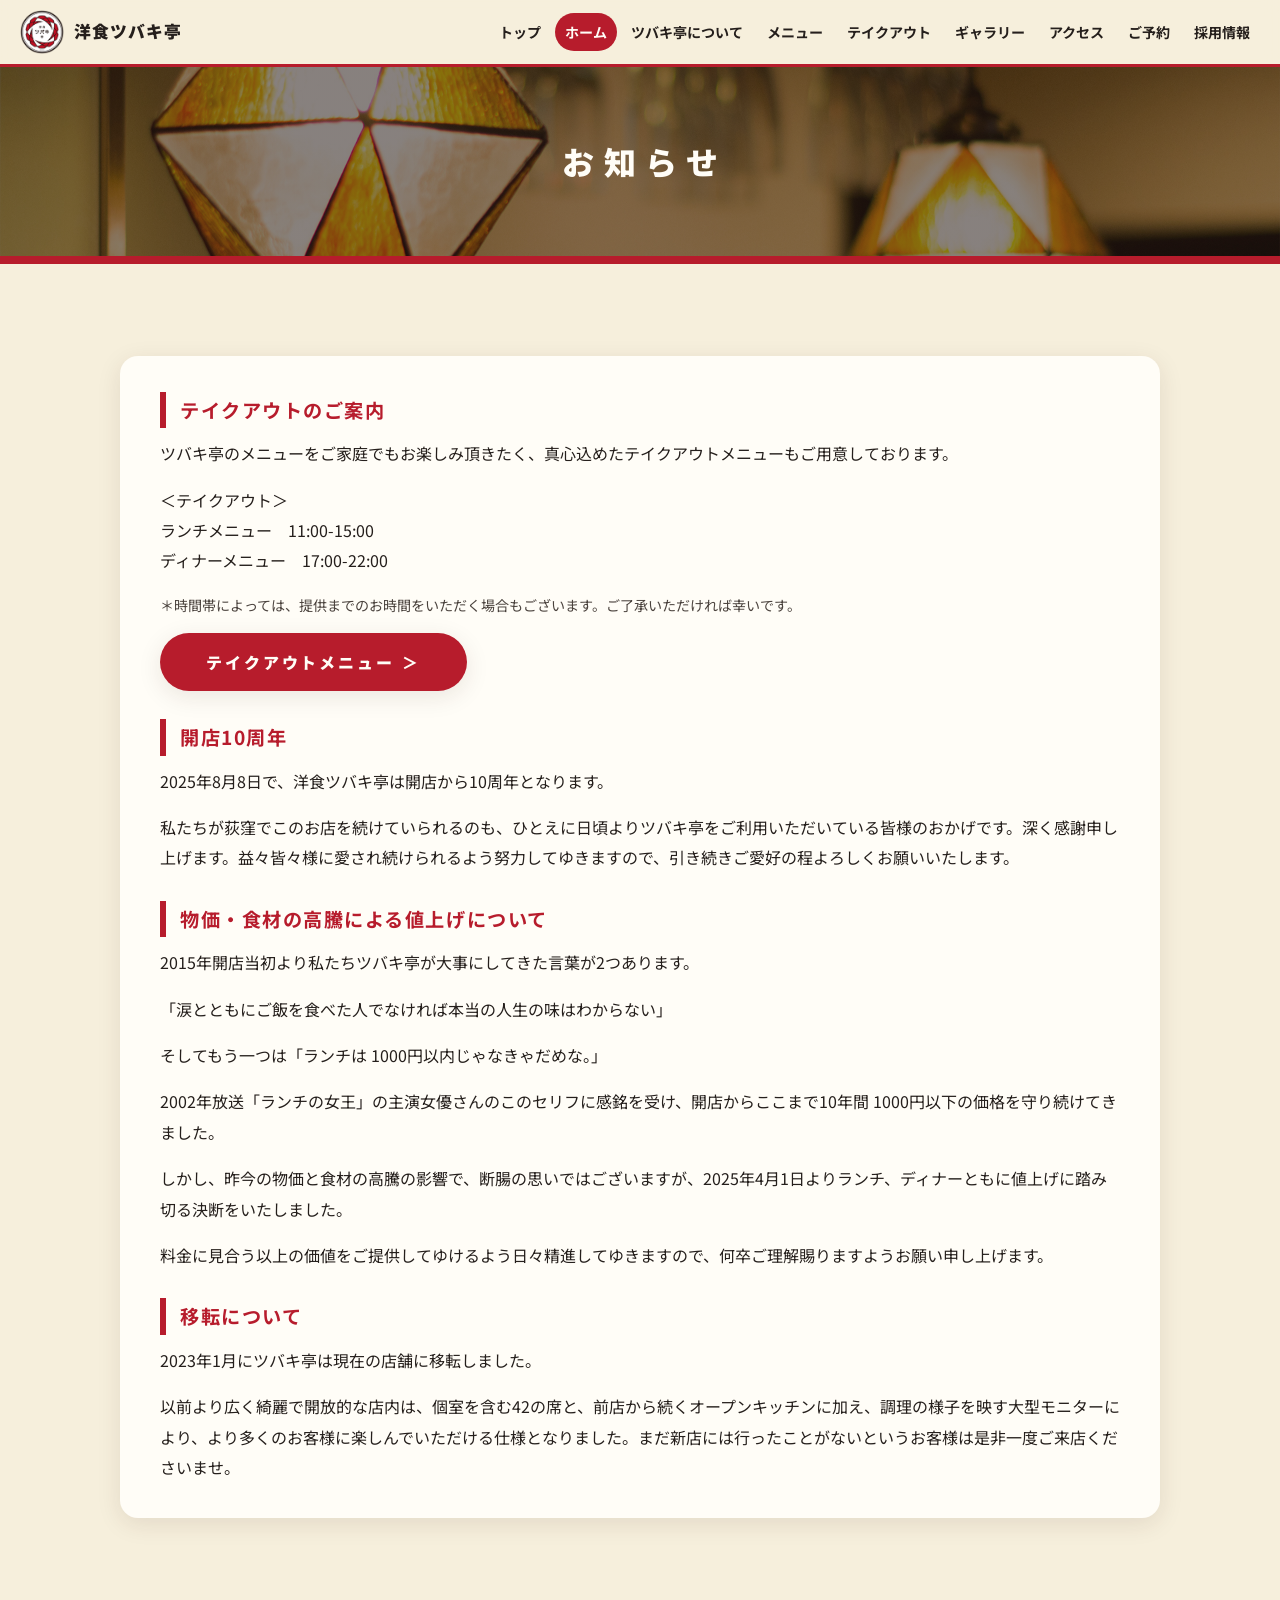
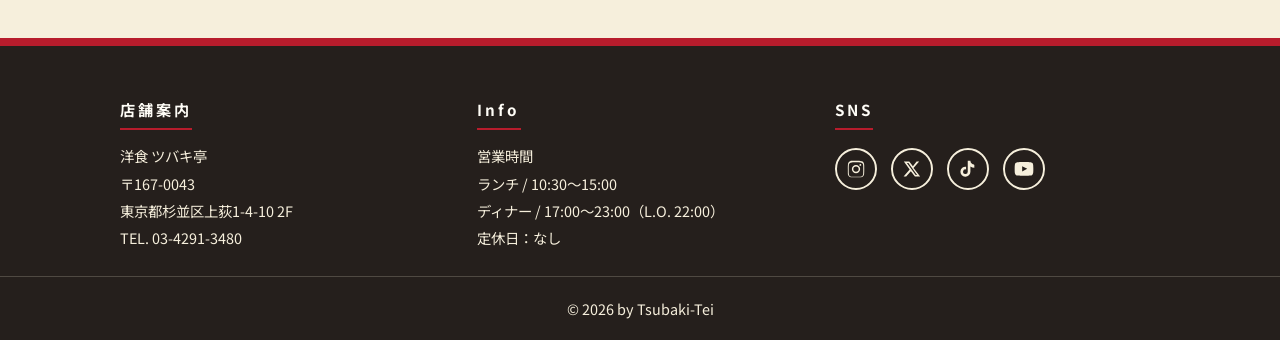
<file: home/index.html>
<!DOCTYPE html>
<html lang="ja">
<head>
  <meta charset="UTF-8">
  <meta name="viewport" content="width=device-width, initial-scale=1">
  <title>ホーム｜洋食ツバキ亭</title>
  <meta name="description" content="洋食ツバキ亭からのお知らせ。テイクアウト情報、営業案内など。">
  <link rel="icon" href="../assets/img/logo.png">
  <meta property="og:title" content="ホーム｜洋食ツバキ亭">
  <meta property="og:description" content="洋食ツバキ亭からのお知らせ。テイクアウト情報、営業案内など。">
  <meta property="og:image" content="https://tsubakitei.tokyo/assets/img/logo.png">
  <link rel="preconnect" href="https://fonts.googleapis.com">
  <link rel="preconnect" href="https://fonts.gstatic.com" crossorigin>
  <link href="https://fonts.googleapis.com/css2?family=Noto+Sans+JP:wght@400;700;900&display=swap" rel="stylesheet">
  <link rel="stylesheet" href="../assets/css/style.css">
</head>
<body>
<header class="site-header">
  <div class="header-inner">
    <a class="brand" href=".././"><img src="../assets/img/logo.png" alt="洋食ツバキ亭ロゴ">洋食ツバキ亭</a>
    <button class="nav-toggle" aria-label="メニューを開く" onclick="document.querySelector('.site-nav').classList.toggle('open')">☰</button>
    <nav class="site-nav">
      <ul>
        <li><a href=".././">トップ</a></li>
        <li><a href="../home/" aria-current="page">ホーム</a></li>
        <li><a href="../about/">ツバキ亭について</a></li>
        <li><a href="../menu/">メニュー</a></li>
        <li><a href="../takeout/">テイクアウト</a></li>
        <li><a href="../gallery/">ギャラリー</a></li>
        <li><a href="../access/">アクセス</a></li>
        <li><a href="../reserve/">ご予約</a></li>
        <li><a href="../recruit/">採用情報</a></li>
      </ul>
    </nav>
  </div>
</header>

<div class="page-title"><h1>お知らせ</h1></div>
<main>
  <section class="section">
    <div class="prose">
      <h3>テイクアウトのご案内</h3>
      <p>ツバキ亭のメニューをご家庭でもお楽しみ頂きたく、真心込めたテイクアウトメニューもご用意しております。</p>
      <p>＜テイクアウト＞<br>ランチメニュー　11:00-15:00<br>ディナーメニュー　17:00-22:00</p>
      <p class="note">＊時間帯によっては、提供までのお時間をいただく場合もございます。ご了承いただければ幸いです。</p>
      <p><a class="btn" href="../takeout/">テイクアウトメニュー ＞</a></p>

      <h3>開店10周年</h3>
      <p>2025年8月8日で、洋食ツバキ亭は開店から10周年となります。</p>
      <p>私たちが荻窪でこのお店を続けていられるのも、ひとえに日頃よりツバキ亭をご利用いただいている皆様のおかげです。深く感謝申し上げます。益々皆々様に愛され続けられるよう努力してゆきますので、引き続きご愛好の程よろしくお願いいたします。</p>

      <h3>物価・食材の高騰による値上げについて</h3>
      <p>2015年開店当初より私たちツバキ亭が大事にしてきた言葉が2つあります。</p>
      <p>「涙とともにご飯を食べた人でなければ本当の人生の味はわからない」</p>
      <p>そしてもう一つは「ランチは 1000円以内じゃなきゃだめな。」</p>
      <p>2002年放送「ランチの女王」の主演女優さんのこのセリフに感銘を受け、開店からここまで10年間 1000円以下の価格を守り続けてきました。</p>
      <p>しかし、昨今の物価と食材の高騰の影響で、断腸の思いではございますが、2025年4月1日よりランチ、ディナーともに値上げに踏み切る決断をいたしました。</p>
      <p>料金に見合う以上の価値をご提供してゆけるよう日々精進してゆきますので、何卒ご理解賜りますようお願い申し上げます。</p>

      <h3>移転について</h3>
      <p>2023年1月にツバキ亭は現在の店舗に移転しました。</p>
      <p>以前より広く綺麗で開放的な店内は、個室を含む42の席と、前店から続くオープンキッチンに加え、調理の様子を映す大型モニターにより、より多くのお客様に楽しんでいただける仕様となりました。まだ新店には行ったことがないというお客様は是非一度ご来店くださいませ。</p>
    </div>
  </section>
</main>

<footer class="site-footer">
  <div class="footer-inner">
    <div>
      <h4>店舗案内</h4>
      <p>洋食 ツバキ亭<br>〒167-0043<br>東京都杉並区上荻1-4-10 2F<br>TEL. <a href="tel:03-4291-3480">03-4291-3480</a></p>
    </div>
    <div>
      <h4>Info</h4>
      <p>営業時間<br>ランチ / 10:30〜15:00<br>ディナー / 17:00〜23:00（L.O. 22:00）<br>定休日：なし</p>
    </div>
    <div>
      <h4>SNS</h4>
      <div class="sns-icons">
        <a href="https://www.instagram.com/tsubaki.ogikubo/" target="_blank" rel="noopener" aria-label="Instagram"><svg viewBox="0 0 24 24"><path d="M12 2.2c3.2 0 3.6 0 4.9.1 1.2.1 1.8.2 2.2.4.6.2 1 .5 1.4.9.4.4.7.8.9 1.4.2.4.4 1 .4 2.2.1 1.3.1 1.7.1 4.9s0 3.6-.1 4.9c-.1 1.2-.2 1.8-.4 2.2-.2.6-.5 1-.9 1.4-.4.4-.8.7-1.4.9-.4.2-1 .4-2.2.4-1.3.1-1.7.1-4.9.1s-3.6 0-4.9-.1c-1.2-.1-1.8-.2-2.2-.4-.6-.2-1-.5-1.4-.9-.4-.4-.7-.8-.9-1.4-.2-.4-.4-1-.4-2.2C2.2 15.6 2.2 15.2 2.2 12s0-3.6.1-4.9c.1-1.2.2-1.8.4-2.2.2-.6.5-1 .9-1.4.4-.4.8-.7 1.4-.9.4-.2 1-.4 2.2-.4C8.4 2.2 8.8 2.2 12 2.2m0 1.8c-3.1 0-3.5 0-4.8.1-1.1.1-1.4.2-1.8.3-.4.2-.7.4-1 .7-.3.3-.5.6-.7 1-.1.4-.3.7-.3 1.8-.1 1.3-.1 1.7-.1 4.8s0 3.5.1 4.8c.1 1.1.2 1.4.3 1.8.2.4.4.7.7 1 .3.3.6.5 1 .7.4.1.7.3 1.8.3 1.3.1 1.7.1 4.8.1s3.5 0 4.8-.1c1.1-.1 1.4-.2 1.8-.3.4-.2.7-.4 1-.7.3-.3.5-.6.7-1 .1-.4.3-.7.3-1.8.1-1.3.1-1.7.1-4.8s0-3.5-.1-4.8c-.1-1.1-.2-1.4-.3-1.8-.2-.4-.4-.7-.7-1-.3-.3-.6-.5-1-.7-.4-.1-.7-.3-1.8-.3-1.3-.1-1.7-.1-4.8-.1zm0 3.1a5 5 0 1 1 0 10 5 5 0 0 1 0-10zm0 1.8a3.2 3.2 0 1 0 0 6.4 3.2 3.2 0 0 0 0-6.4zm5.2-2.9a1.1 1.1 0 1 1 0 2.2 1.1 1.1 0 0 1 0-2.2z"/></svg></a>
        <a href="https://x.com/TsubakiOgikubo" target="_blank" rel="noopener" aria-label="X"><svg viewBox="0 0 24 24"><path d="M17.5 3h3.1l-6.8 7.8L21.8 21h-6.3l-4.9-6.4L5 21H1.9l7.3-8.3L2.2 3h6.5l4.4 5.8L17.5 3zm-1.1 16.1h1.7L7.7 4.8H5.9l10.5 14.3z"/></svg></a>
        <a href="https://www.tiktok.com/@tsubaki.ogikubo" target="_blank" rel="noopener" aria-label="TikTok"><svg viewBox="0 0 24 24"><path d="M19.6 6.7a4.8 4.8 0 0 1-3.5-1.6 4.8 4.8 0 0 1-1.2-3.1h-3.2v13.3a2.8 2.8 0 1 1-2-2.7V9.3a6 6 0 1 0 5.2 6V8.9a8 8 0 0 0 4.7 1.5V7.2c-.3 0-.7-.1-1-.2z"/></svg></a>
        <a href="https://www.youtube.com/@tsubaki.ogikubo" target="_blank" rel="noopener" aria-label="YouTube"><svg viewBox="0 0 24 24"><path d="M23 7.2s-.2-1.6-.9-2.3c-.9-.9-1.9-.9-2.3-1C16.6 3.6 12 3.6 12 3.6s-4.6 0-7.8.3c-.4.1-1.4.1-2.3 1-.7.7-.9 2.3-.9 2.3S.8 9.1.8 11v1.8c0 1.9.2 3.8.2 3.8s.2 1.6.9 2.3c.9.9 2 .9 2.5 1 1.8.2 7.6.3 7.6.3s4.6 0 7.8-.3c.4-.1 1.4-.1 2.3-1 .7-.7.9-2.3.9-2.3s.2-1.9.2-3.8V11c0-1.9-.2-3.8-.2-3.8zM9.8 14.9V8.7l6.1 3.1-6.1 3.1z"/></svg></a>
      </div>
    </div>
  </div>
  <p class="copyright">© 2026 by Tsubaki-Tei</p>
</footer>
</body>
</html>
</file>
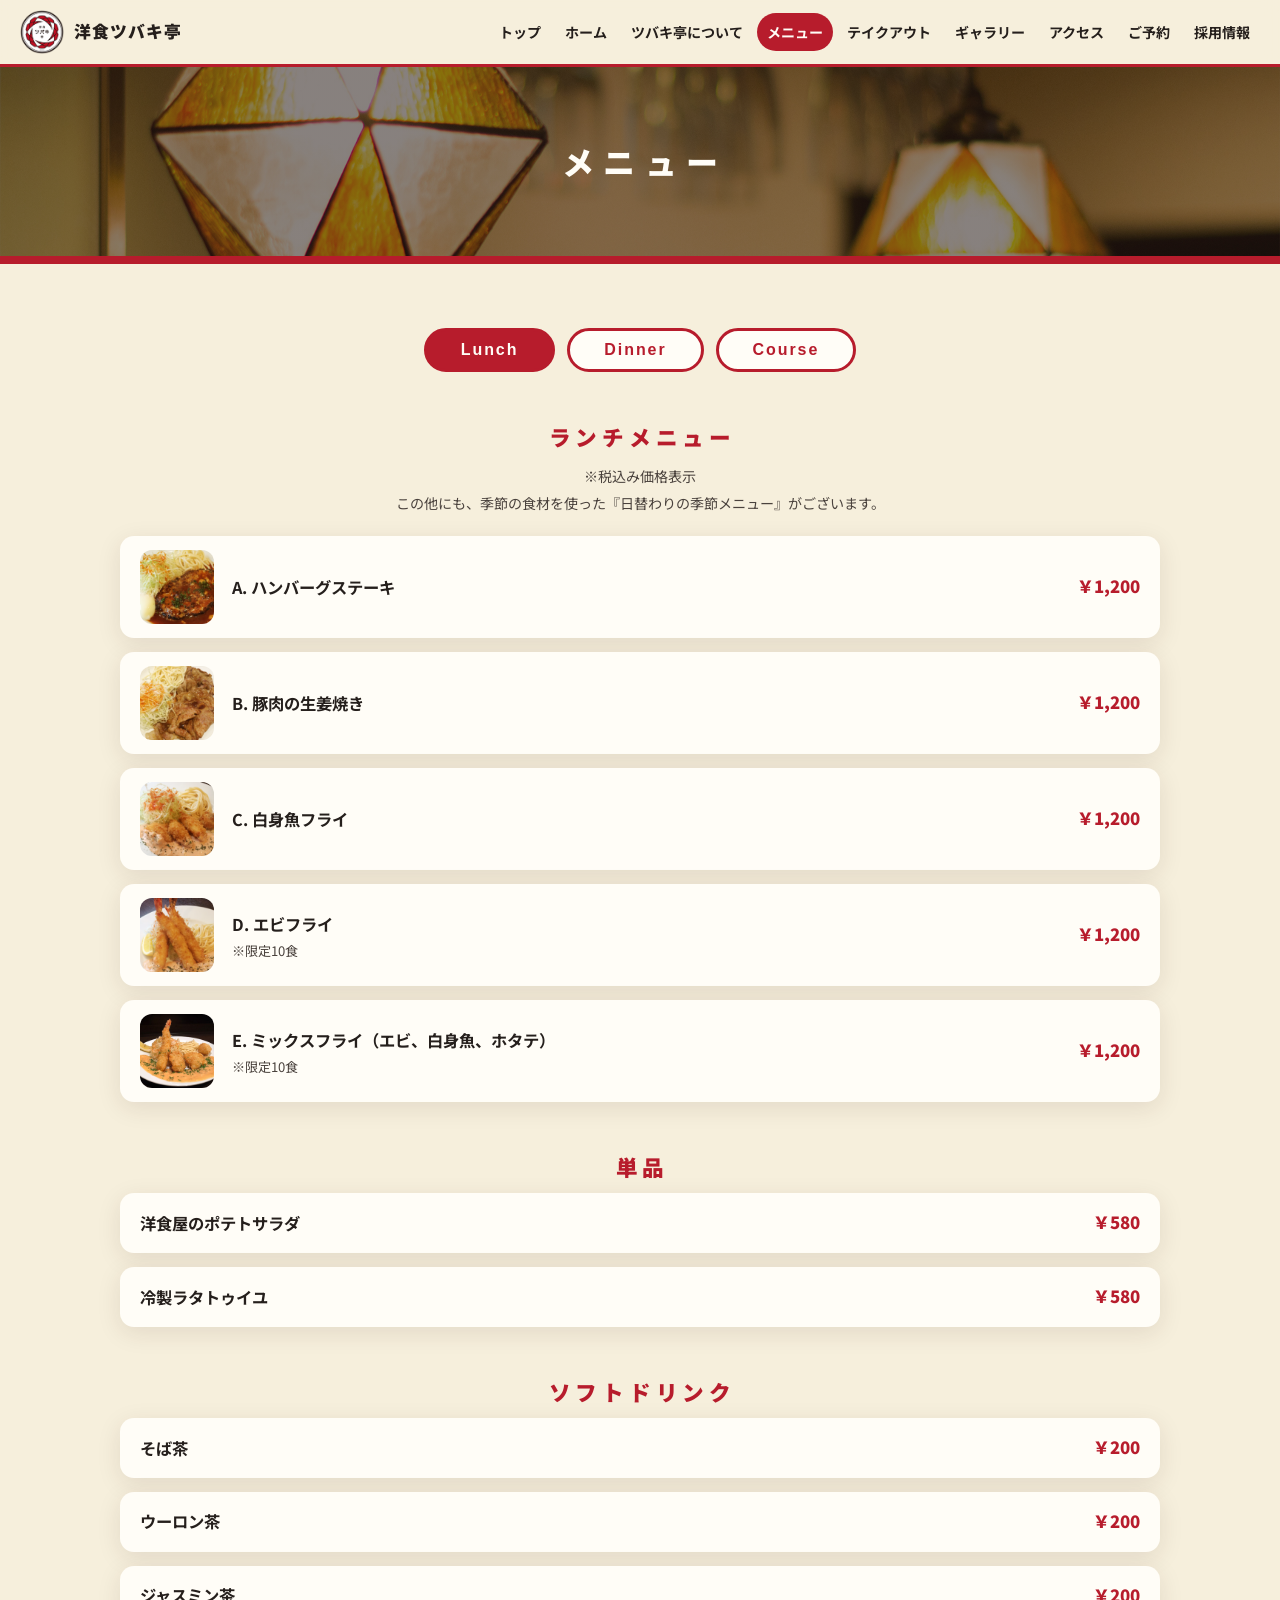
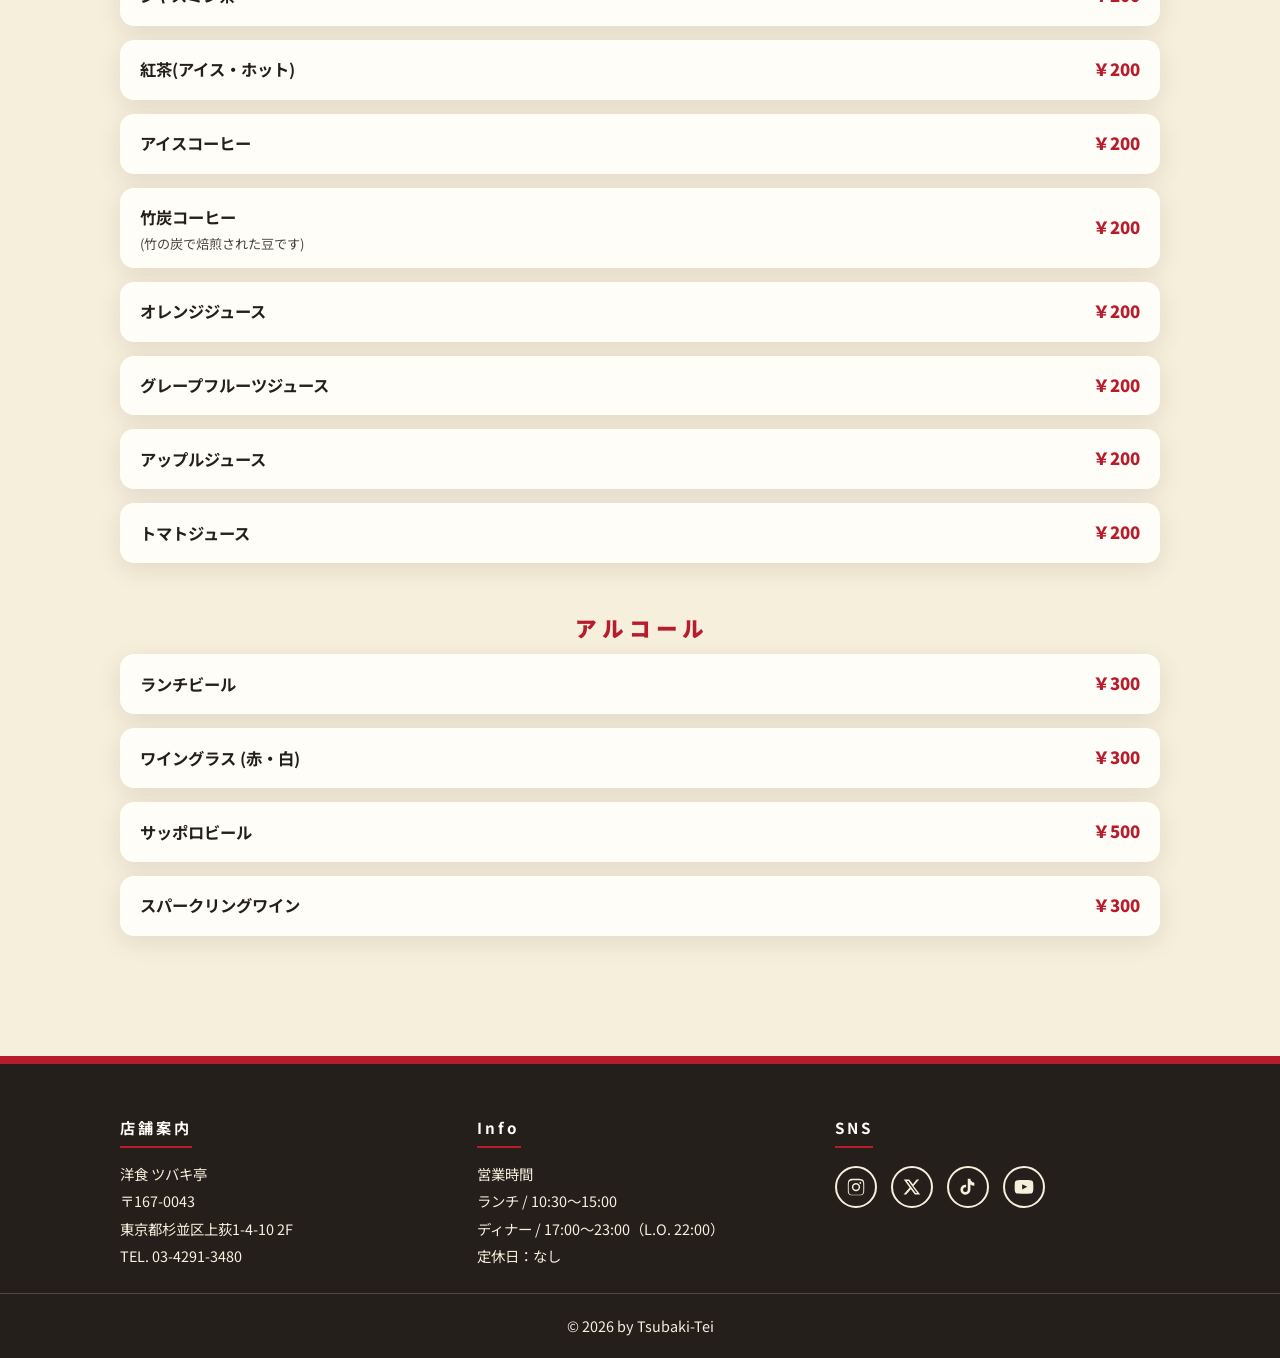
<file: menu/index.html>
<!DOCTYPE html>
<html lang="ja">
<head>
  <meta charset="UTF-8">
  <meta name="viewport" content="width=device-width, initial-scale=1">
  <title>メニュー｜洋食ツバキ亭</title>
  <meta name="description" content="洋食ツバキ亭のメニュー。ランチ・ディナー・コース料理をご紹介します。">
  <link rel="icon" href="../assets/img/logo.png">
  <meta property="og:title" content="メニュー｜洋食ツバキ亭">
  <meta property="og:description" content="洋食ツバキ亭のメニュー。ランチ・ディナー・コース料理をご紹介します。">
  <meta property="og:image" content="https://tsubakitei.tokyo/assets/img/logo.png">
  <link rel="preconnect" href="https://fonts.googleapis.com">
  <link rel="preconnect" href="https://fonts.gstatic.com" crossorigin>
  <link href="https://fonts.googleapis.com/css2?family=Noto+Sans+JP:wght@400;700;900&display=swap" rel="stylesheet">
  <link rel="stylesheet" href="../assets/css/style.css">
</head>
<body>
<header class="site-header">
  <div class="header-inner">
    <a class="brand" href=".././"><img src="../assets/img/logo.png" alt="洋食ツバキ亭ロゴ">洋食ツバキ亭</a>
    <button class="nav-toggle" aria-label="メニューを開く" onclick="document.querySelector('.site-nav').classList.toggle('open')">☰</button>
    <nav class="site-nav">
      <ul>
        <li><a href=".././">トップ</a></li>
        <li><a href="../home/">ホーム</a></li>
        <li><a href="../about/">ツバキ亭について</a></li>
        <li><a href="../menu/" aria-current="page">メニュー</a></li>
        <li><a href="../takeout/">テイクアウト</a></li>
        <li><a href="../gallery/">ギャラリー</a></li>
        <li><a href="../access/">アクセス</a></li>
        <li><a href="../reserve/">ご予約</a></li>
        <li><a href="../recruit/">採用情報</a></li>
      </ul>
    </nav>
  </div>
</header>

<div class="page-title"><h1>メニュー</h1></div>
<main>
  <section class="section">
    <div class="menu-tabs" id="menu-tabs"></div>
    <p class="menu-lead" id="menu-lead"></p>
    <div id="menu-body"></div>
  </section>
</main>
<script src="../assets/js/menu-config.js?v=1"></script>
<script src="../assets/js/menu.js?v=6"></script>

<footer class="site-footer">
  <div class="footer-inner">
    <div>
      <h4>店舗案内</h4>
      <p>洋食 ツバキ亭<br>〒167-0043<br>東京都杉並区上荻1-4-10 2F<br>TEL. <a href="tel:03-4291-3480">03-4291-3480</a></p>
    </div>
    <div>
      <h4>Info</h4>
      <p>営業時間<br>ランチ / 10:30〜15:00<br>ディナー / 17:00〜23:00（L.O. 22:00）<br>定休日：なし</p>
    </div>
    <div>
      <h4>SNS</h4>
      <div class="sns-icons">
        <a href="https://www.instagram.com/tsubaki.ogikubo/" target="_blank" rel="noopener" aria-label="Instagram"><svg viewBox="0 0 24 24"><path d="M12 2.2c3.2 0 3.6 0 4.9.1 1.2.1 1.8.2 2.2.4.6.2 1 .5 1.4.9.4.4.7.8.9 1.4.2.4.4 1 .4 2.2.1 1.3.1 1.7.1 4.9s0 3.6-.1 4.9c-.1 1.2-.2 1.8-.4 2.2-.2.6-.5 1-.9 1.4-.4.4-.8.7-1.4.9-.4.2-1 .4-2.2.4-1.3.1-1.7.1-4.9.1s-3.6 0-4.9-.1c-1.2-.1-1.8-.2-2.2-.4-.6-.2-1-.5-1.4-.9-.4-.4-.7-.8-.9-1.4-.2-.4-.4-1-.4-2.2C2.2 15.6 2.2 15.2 2.2 12s0-3.6.1-4.9c.1-1.2.2-1.8.4-2.2.2-.6.5-1 .9-1.4.4-.4.8-.7 1.4-.9.4-.2 1-.4 2.2-.4C8.4 2.2 8.8 2.2 12 2.2m0 1.8c-3.1 0-3.5 0-4.8.1-1.1.1-1.4.2-1.8.3-.4.2-.7.4-1 .7-.3.3-.5.6-.7 1-.1.4-.3.7-.3 1.8-.1 1.3-.1 1.7-.1 4.8s0 3.5.1 4.8c.1 1.1.2 1.4.3 1.8.2.4.4.7.7 1 .3.3.6.5 1 .7.4.1.7.3 1.8.3 1.3.1 1.7.1 4.8.1s3.5 0 4.8-.1c1.1-.1 1.4-.2 1.8-.3.4-.2.7-.4 1-.7.3-.3.5-.6.7-1 .1-.4.3-.7.3-1.8.1-1.3.1-1.7.1-4.8s0-3.5-.1-4.8c-.1-1.1-.2-1.4-.3-1.8-.2-.4-.4-.7-.7-1-.3-.3-.6-.5-1-.7-.4-.1-.7-.3-1.8-.3-1.3-.1-1.7-.1-4.8-.1zm0 3.1a5 5 0 1 1 0 10 5 5 0 0 1 0-10zm0 1.8a3.2 3.2 0 1 0 0 6.4 3.2 3.2 0 0 0 0-6.4zm5.2-2.9a1.1 1.1 0 1 1 0 2.2 1.1 1.1 0 0 1 0-2.2z"/></svg></a>
        <a href="https://x.com/TsubakiOgikubo" target="_blank" rel="noopener" aria-label="X"><svg viewBox="0 0 24 24"><path d="M17.5 3h3.1l-6.8 7.8L21.8 21h-6.3l-4.9-6.4L5 21H1.9l7.3-8.3L2.2 3h6.5l4.4 5.8L17.5 3zm-1.1 16.1h1.7L7.7 4.8H5.9l10.5 14.3z"/></svg></a>
        <a href="https://www.tiktok.com/@tsubaki.ogikubo" target="_blank" rel="noopener" aria-label="TikTok"><svg viewBox="0 0 24 24"><path d="M19.6 6.7a4.8 4.8 0 0 1-3.5-1.6 4.8 4.8 0 0 1-1.2-3.1h-3.2v13.3a2.8 2.8 0 1 1-2-2.7V9.3a6 6 0 1 0 5.2 6V8.9a8 8 0 0 0 4.7 1.5V7.2c-.3 0-.7-.1-1-.2z"/></svg></a>
        <a href="https://www.youtube.com/@tsubaki.ogikubo" target="_blank" rel="noopener" aria-label="YouTube"><svg viewBox="0 0 24 24"><path d="M23 7.2s-.2-1.6-.9-2.3c-.9-.9-1.9-.9-2.3-1C16.6 3.6 12 3.6 12 3.6s-4.6 0-7.8.3c-.4.1-1.4.1-2.3 1-.7.7-.9 2.3-.9 2.3S.8 9.1.8 11v1.8c0 1.9.2 3.8.2 3.8s.2 1.6.9 2.3c.9.9 2 .9 2.5 1 1.8.2 7.6.3 7.6.3s4.6 0 7.8-.3c.4-.1 1.4-.1 2.3-1 .7-.7.9-2.3.9-2.3s.2-1.9.2-3.8V11c0-1.9-.2-3.8-.2-3.8zM9.8 14.9V8.7l6.1 3.1-6.1 3.1z"/></svg></a>
      </div>
    </div>
  </div>
  <p class="copyright">© 2026 by Tsubaki-Tei</p>
</footer>
</body>
</html>
</file>
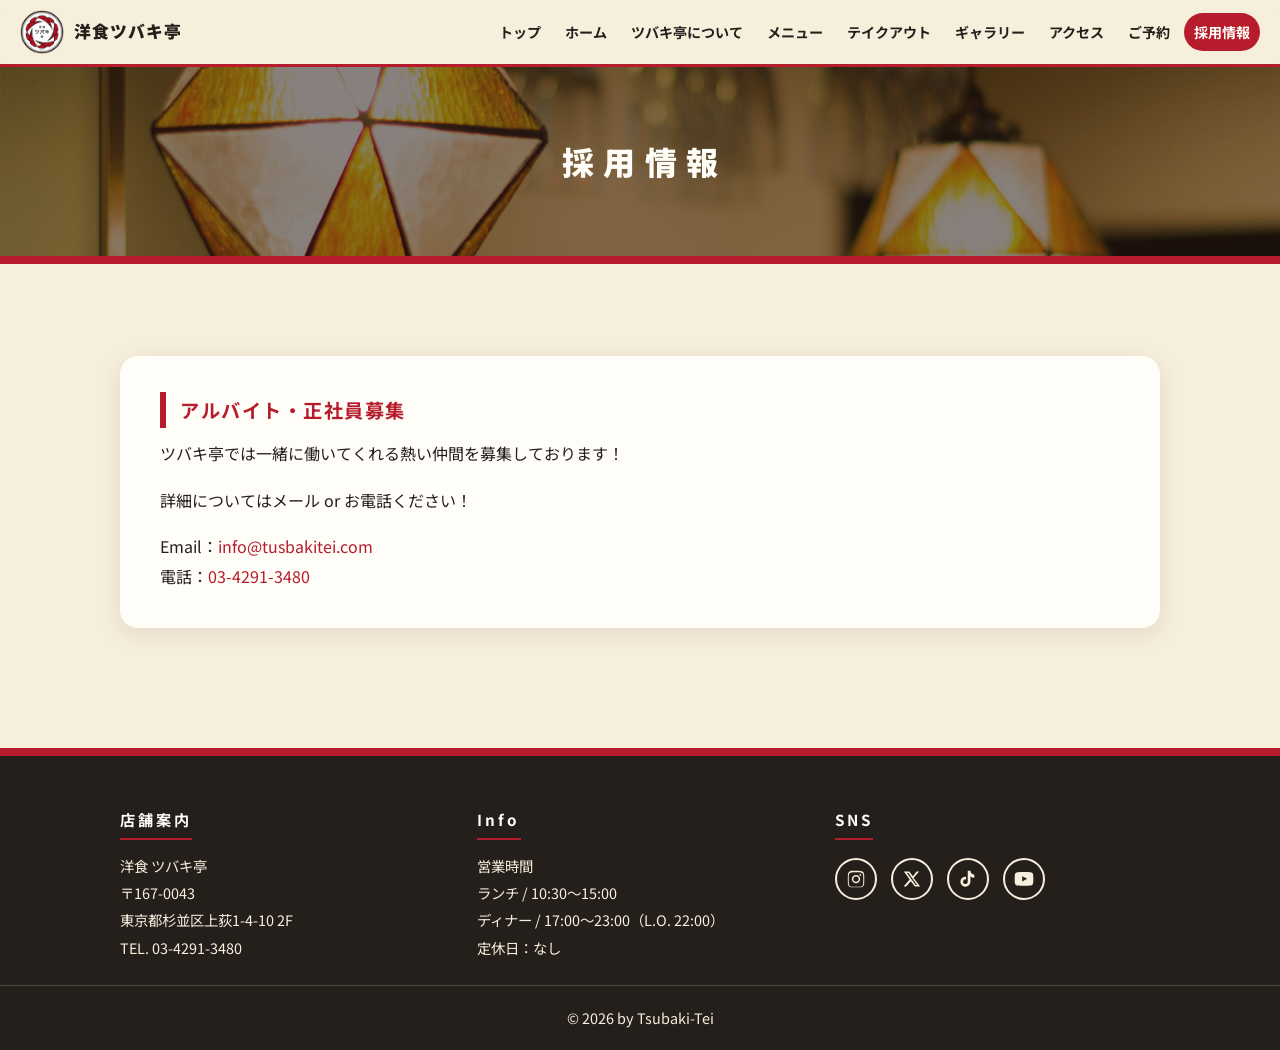
<file: recruit/index.html>
<!DOCTYPE html>
<html lang="ja">
<head>
  <meta charset="UTF-8">
  <meta name="viewport" content="width=device-width, initial-scale=1">
  <title>採用情報｜洋食ツバキ亭</title>
  <meta name="description" content="洋食ツバキ亭ではアルバイト・正社員を募集しています。">
  <link rel="icon" href="../assets/img/logo.png">
  <meta property="og:title" content="採用情報｜洋食ツバキ亭">
  <meta property="og:description" content="洋食ツバキ亭ではアルバイト・正社員を募集しています。">
  <meta property="og:image" content="https://tsubakitei.tokyo/assets/img/logo.png">
  <link rel="preconnect" href="https://fonts.googleapis.com">
  <link rel="preconnect" href="https://fonts.gstatic.com" crossorigin>
  <link href="https://fonts.googleapis.com/css2?family=Noto+Sans+JP:wght@400;700;900&display=swap" rel="stylesheet">
  <link rel="stylesheet" href="../assets/css/style.css">
</head>
<body>
<header class="site-header">
  <div class="header-inner">
    <a class="brand" href=".././"><img src="../assets/img/logo.png" alt="洋食ツバキ亭ロゴ">洋食ツバキ亭</a>
    <button class="nav-toggle" aria-label="メニューを開く" onclick="document.querySelector('.site-nav').classList.toggle('open')">☰</button>
    <nav class="site-nav">
      <ul>
        <li><a href=".././">トップ</a></li>
        <li><a href="../home/">ホーム</a></li>
        <li><a href="../about/">ツバキ亭について</a></li>
        <li><a href="../menu/">メニュー</a></li>
        <li><a href="../takeout/">テイクアウト</a></li>
        <li><a href="../gallery/">ギャラリー</a></li>
        <li><a href="../access/">アクセス</a></li>
        <li><a href="../reserve/">ご予約</a></li>
        <li><a href="../recruit/" aria-current="page">採用情報</a></li>
      </ul>
    </nav>
  </div>
</header>

<div class="page-title"><h1>採用情報</h1></div>
<main>
  <section class="section">
    <div class="prose">
      <h3>アルバイト・正社員募集</h3>
      <p>ツバキ亭では一緒に働いてくれる熱い仲間を募集しております！</p>
      <p>詳細についてはメール or お電話ください！</p>
      <p>Email：<a href="mailto:info@tusbakitei.com">info@tusbakitei.com</a><br>
      電話：<a href="tel:03-4291-3480">03-4291-3480</a></p>
    </div>
  </section>
</main>

<footer class="site-footer">
  <div class="footer-inner">
    <div>
      <h4>店舗案内</h4>
      <p>洋食 ツバキ亭<br>〒167-0043<br>東京都杉並区上荻1-4-10 2F<br>TEL. <a href="tel:03-4291-3480">03-4291-3480</a></p>
    </div>
    <div>
      <h4>Info</h4>
      <p>営業時間<br>ランチ / 10:30〜15:00<br>ディナー / 17:00〜23:00（L.O. 22:00）<br>定休日：なし</p>
    </div>
    <div>
      <h4>SNS</h4>
      <div class="sns-icons">
        <a href="https://www.instagram.com/tsubaki.ogikubo/" target="_blank" rel="noopener" aria-label="Instagram"><svg viewBox="0 0 24 24"><path d="M12 2.2c3.2 0 3.6 0 4.9.1 1.2.1 1.8.2 2.2.4.6.2 1 .5 1.4.9.4.4.7.8.9 1.4.2.4.4 1 .4 2.2.1 1.3.1 1.7.1 4.9s0 3.6-.1 4.9c-.1 1.2-.2 1.8-.4 2.2-.2.6-.5 1-.9 1.4-.4.4-.8.7-1.4.9-.4.2-1 .4-2.2.4-1.3.1-1.7.1-4.9.1s-3.6 0-4.9-.1c-1.2-.1-1.8-.2-2.2-.4-.6-.2-1-.5-1.4-.9-.4-.4-.7-.8-.9-1.4-.2-.4-.4-1-.4-2.2C2.2 15.6 2.2 15.2 2.2 12s0-3.6.1-4.9c.1-1.2.2-1.8.4-2.2.2-.6.5-1 .9-1.4.4-.4.8-.7 1.4-.9.4-.2 1-.4 2.2-.4C8.4 2.2 8.8 2.2 12 2.2m0 1.8c-3.1 0-3.5 0-4.8.1-1.1.1-1.4.2-1.8.3-.4.2-.7.4-1 .7-.3.3-.5.6-.7 1-.1.4-.3.7-.3 1.8-.1 1.3-.1 1.7-.1 4.8s0 3.5.1 4.8c.1 1.1.2 1.4.3 1.8.2.4.4.7.7 1 .3.3.6.5 1 .7.4.1.7.3 1.8.3 1.3.1 1.7.1 4.8.1s3.5 0 4.8-.1c1.1-.1 1.4-.2 1.8-.3.4-.2.7-.4 1-.7.3-.3.5-.6.7-1 .1-.4.3-.7.3-1.8.1-1.3.1-1.7.1-4.8s0-3.5-.1-4.8c-.1-1.1-.2-1.4-.3-1.8-.2-.4-.4-.7-.7-1-.3-.3-.6-.5-1-.7-.4-.1-.7-.3-1.8-.3-1.3-.1-1.7-.1-4.8-.1zm0 3.1a5 5 0 1 1 0 10 5 5 0 0 1 0-10zm0 1.8a3.2 3.2 0 1 0 0 6.4 3.2 3.2 0 0 0 0-6.4zm5.2-2.9a1.1 1.1 0 1 1 0 2.2 1.1 1.1 0 0 1 0-2.2z"/></svg></a>
        <a href="https://x.com/TsubakiOgikubo" target="_blank" rel="noopener" aria-label="X"><svg viewBox="0 0 24 24"><path d="M17.5 3h3.1l-6.8 7.8L21.8 21h-6.3l-4.9-6.4L5 21H1.9l7.3-8.3L2.2 3h6.5l4.4 5.8L17.5 3zm-1.1 16.1h1.7L7.7 4.8H5.9l10.5 14.3z"/></svg></a>
        <a href="https://www.tiktok.com/@tsubaki.ogikubo" target="_blank" rel="noopener" aria-label="TikTok"><svg viewBox="0 0 24 24"><path d="M19.6 6.7a4.8 4.8 0 0 1-3.5-1.6 4.8 4.8 0 0 1-1.2-3.1h-3.2v13.3a2.8 2.8 0 1 1-2-2.7V9.3a6 6 0 1 0 5.2 6V8.9a8 8 0 0 0 4.7 1.5V7.2c-.3 0-.7-.1-1-.2z"/></svg></a>
        <a href="https://www.youtube.com/@tsubaki.ogikubo" target="_blank" rel="noopener" aria-label="YouTube"><svg viewBox="0 0 24 24"><path d="M23 7.2s-.2-1.6-.9-2.3c-.9-.9-1.9-.9-2.3-1C16.6 3.6 12 3.6 12 3.6s-4.6 0-7.8.3c-.4.1-1.4.1-2.3 1-.7.7-.9 2.3-.9 2.3S.8 9.1.8 11v1.8c0 1.9.2 3.8.2 3.8s.2 1.6.9 2.3c.9.9 2 .9 2.5 1 1.8.2 7.6.3 7.6.3s4.6 0 7.8-.3c.4-.1 1.4-.1 2.3-1 .7-.7.9-2.3.9-2.3s.2-1.9.2-3.8V11c0-1.9-.2-3.8-.2-3.8zM9.8 14.9V8.7l6.1 3.1-6.1 3.1z"/></svg></a>
      </div>
    </div>
  </div>
  <p class="copyright">© 2026 by Tsubaki-Tei</p>
</footer>
</body>
</html>
</file>
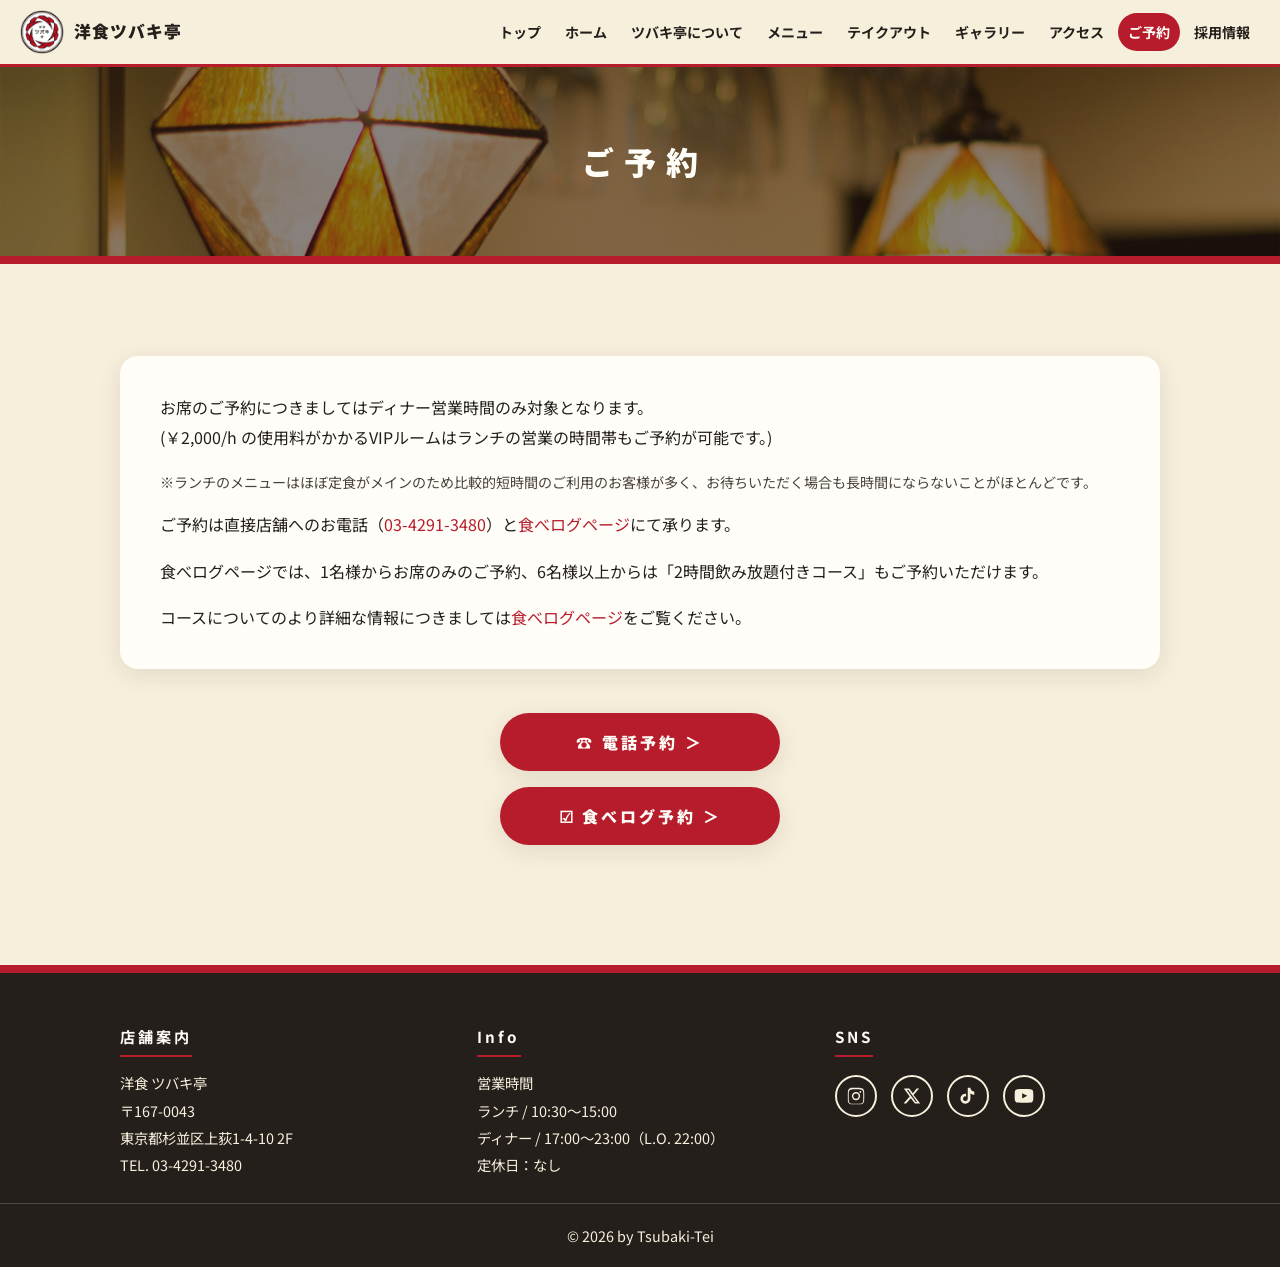
<file: reserve/index.html>
<!DOCTYPE html>
<html lang="ja">
<head>
  <meta charset="UTF-8">
  <meta name="viewport" content="width=device-width, initial-scale=1">
  <title>ご予約｜洋食ツバキ亭</title>
  <meta name="description" content="洋食ツバキ亭のご予約案内。お電話または食べログページにて承ります。">
  <link rel="icon" href="../assets/img/logo.png">
  <meta property="og:title" content="ご予約｜洋食ツバキ亭">
  <meta property="og:description" content="洋食ツバキ亭のご予約案内。お電話または食べログページにて承ります。">
  <meta property="og:image" content="https://tsubakitei.tokyo/assets/img/logo.png">
  <link rel="preconnect" href="https://fonts.googleapis.com">
  <link rel="preconnect" href="https://fonts.gstatic.com" crossorigin>
  <link href="https://fonts.googleapis.com/css2?family=Noto+Sans+JP:wght@400;700;900&display=swap" rel="stylesheet">
  <link rel="stylesheet" href="../assets/css/style.css">
</head>
<body>
<header class="site-header">
  <div class="header-inner">
    <a class="brand" href=".././"><img src="../assets/img/logo.png" alt="洋食ツバキ亭ロゴ">洋食ツバキ亭</a>
    <button class="nav-toggle" aria-label="メニューを開く" onclick="document.querySelector('.site-nav').classList.toggle('open')">☰</button>
    <nav class="site-nav">
      <ul>
        <li><a href=".././">トップ</a></li>
        <li><a href="../home/">ホーム</a></li>
        <li><a href="../about/">ツバキ亭について</a></li>
        <li><a href="../menu/">メニュー</a></li>
        <li><a href="../takeout/">テイクアウト</a></li>
        <li><a href="../gallery/">ギャラリー</a></li>
        <li><a href="../access/">アクセス</a></li>
        <li><a href="../reserve/" aria-current="page">ご予約</a></li>
        <li><a href="../recruit/">採用情報</a></li>
      </ul>
    </nav>
  </div>
</header>

<div class="page-title"><h1>ご予約</h1></div>
<main>
  <section class="section">
    <div class="prose">
      <p>お席のご予約につきましてはディナー営業時間のみ対象となります。<br>
      (￥2,000/h の使用料がかかるVIPルームはランチの営業の時間帯もご予約が可能です。)</p>
      <p class="note">※ランチのメニューはほぼ定食がメインのため比較的短時間のご利用のお客様が多く、お待ちいただく場合も長時間にならないことがほとんどです。</p>
      <p>ご予約は直接店舗へのお電話（<a href="tel:03-4291-3480">03-4291-3480</a>）と<a href="https://tabelog.com/tokyo/A1319/A131906/13280221/" target="_blank" rel="noopener">食べログページ</a>にて承ります。</p>
      <p>食べログページでは、1名様からお席のみのご予約、6名様以上からは「2時間飲み放題付きコース」もご予約いただけます。</p>
      <p>コースについてのより詳細な情報につきましては<a href="https://tabelog.com/tokyo/A1319/A131906/13280221/" target="_blank" rel="noopener">食べログページ</a>をご覧ください。</p>
    </div>
    <div class="btn-area">
      <a class="btn" href="tel:03-4291-3480">☎︎ 電話予約 ＞</a>
      <a class="btn" href="https://tabelog.com/tokyo/A1319/A131906/13280221/" target="_blank" rel="noopener">☑︎ 食べログ予約 ＞</a>
    </div>
  </section>
</main>

<footer class="site-footer">
  <div class="footer-inner">
    <div>
      <h4>店舗案内</h4>
      <p>洋食 ツバキ亭<br>〒167-0043<br>東京都杉並区上荻1-4-10 2F<br>TEL. <a href="tel:03-4291-3480">03-4291-3480</a></p>
    </div>
    <div>
      <h4>Info</h4>
      <p>営業時間<br>ランチ / 10:30〜15:00<br>ディナー / 17:00〜23:00（L.O. 22:00）<br>定休日：なし</p>
    </div>
    <div>
      <h4>SNS</h4>
      <div class="sns-icons">
        <a href="https://www.instagram.com/tsubaki.ogikubo/" target="_blank" rel="noopener" aria-label="Instagram"><svg viewBox="0 0 24 24"><path d="M12 2.2c3.2 0 3.6 0 4.9.1 1.2.1 1.8.2 2.2.4.6.2 1 .5 1.4.9.4.4.7.8.9 1.4.2.4.4 1 .4 2.2.1 1.3.1 1.7.1 4.9s0 3.6-.1 4.9c-.1 1.2-.2 1.8-.4 2.2-.2.6-.5 1-.9 1.4-.4.4-.8.7-1.4.9-.4.2-1 .4-2.2.4-1.3.1-1.7.1-4.9.1s-3.6 0-4.9-.1c-1.2-.1-1.8-.2-2.2-.4-.6-.2-1-.5-1.4-.9-.4-.4-.7-.8-.9-1.4-.2-.4-.4-1-.4-2.2C2.2 15.6 2.2 15.2 2.2 12s0-3.6.1-4.9c.1-1.2.2-1.8.4-2.2.2-.6.5-1 .9-1.4.4-.4.8-.7 1.4-.9.4-.2 1-.4 2.2-.4C8.4 2.2 8.8 2.2 12 2.2m0 1.8c-3.1 0-3.5 0-4.8.1-1.1.1-1.4.2-1.8.3-.4.2-.7.4-1 .7-.3.3-.5.6-.7 1-.1.4-.3.7-.3 1.8-.1 1.3-.1 1.7-.1 4.8s0 3.5.1 4.8c.1 1.1.2 1.4.3 1.8.2.4.4.7.7 1 .3.3.6.5 1 .7.4.1.7.3 1.8.3 1.3.1 1.7.1 4.8.1s3.5 0 4.8-.1c1.1-.1 1.4-.2 1.8-.3.4-.2.7-.4 1-.7.3-.3.5-.6.7-1 .1-.4.3-.7.3-1.8.1-1.3.1-1.7.1-4.8s0-3.5-.1-4.8c-.1-1.1-.2-1.4-.3-1.8-.2-.4-.4-.7-.7-1-.3-.3-.6-.5-1-.7-.4-.1-.7-.3-1.8-.3-1.3-.1-1.7-.1-4.8-.1zm0 3.1a5 5 0 1 1 0 10 5 5 0 0 1 0-10zm0 1.8a3.2 3.2 0 1 0 0 6.4 3.2 3.2 0 0 0 0-6.4zm5.2-2.9a1.1 1.1 0 1 1 0 2.2 1.1 1.1 0 0 1 0-2.2z"/></svg></a>
        <a href="https://x.com/TsubakiOgikubo" target="_blank" rel="noopener" aria-label="X"><svg viewBox="0 0 24 24"><path d="M17.5 3h3.1l-6.8 7.8L21.8 21h-6.3l-4.9-6.4L5 21H1.9l7.3-8.3L2.2 3h6.5l4.4 5.8L17.5 3zm-1.1 16.1h1.7L7.7 4.8H5.9l10.5 14.3z"/></svg></a>
        <a href="https://www.tiktok.com/@tsubaki.ogikubo" target="_blank" rel="noopener" aria-label="TikTok"><svg viewBox="0 0 24 24"><path d="M19.6 6.7a4.8 4.8 0 0 1-3.5-1.6 4.8 4.8 0 0 1-1.2-3.1h-3.2v13.3a2.8 2.8 0 1 1-2-2.7V9.3a6 6 0 1 0 5.2 6V8.9a8 8 0 0 0 4.7 1.5V7.2c-.3 0-.7-.1-1-.2z"/></svg></a>
        <a href="https://www.youtube.com/@tsubaki.ogikubo" target="_blank" rel="noopener" aria-label="YouTube"><svg viewBox="0 0 24 24"><path d="M23 7.2s-.2-1.6-.9-2.3c-.9-.9-1.9-.9-2.3-1C16.6 3.6 12 3.6 12 3.6s-4.6 0-7.8.3c-.4.1-1.4.1-2.3 1-.7.7-.9 2.3-.9 2.3S.8 9.1.8 11v1.8c0 1.9.2 3.8.2 3.8s.2 1.6.9 2.3c.9.9 2 .9 2.5 1 1.8.2 7.6.3 7.6.3s4.6 0 7.8-.3c.4-.1 1.4-.1 2.3-1 .7-.7.9-2.3.9-2.3s.2-1.9.2-3.8V11c0-1.9-.2-3.8-.2-3.8zM9.8 14.9V8.7l6.1 3.1-6.1 3.1z"/></svg></a>
      </div>
    </div>
  </div>
  <p class="copyright">© 2026 by Tsubaki-Tei</p>
</footer>
</body>
</html>
</file>
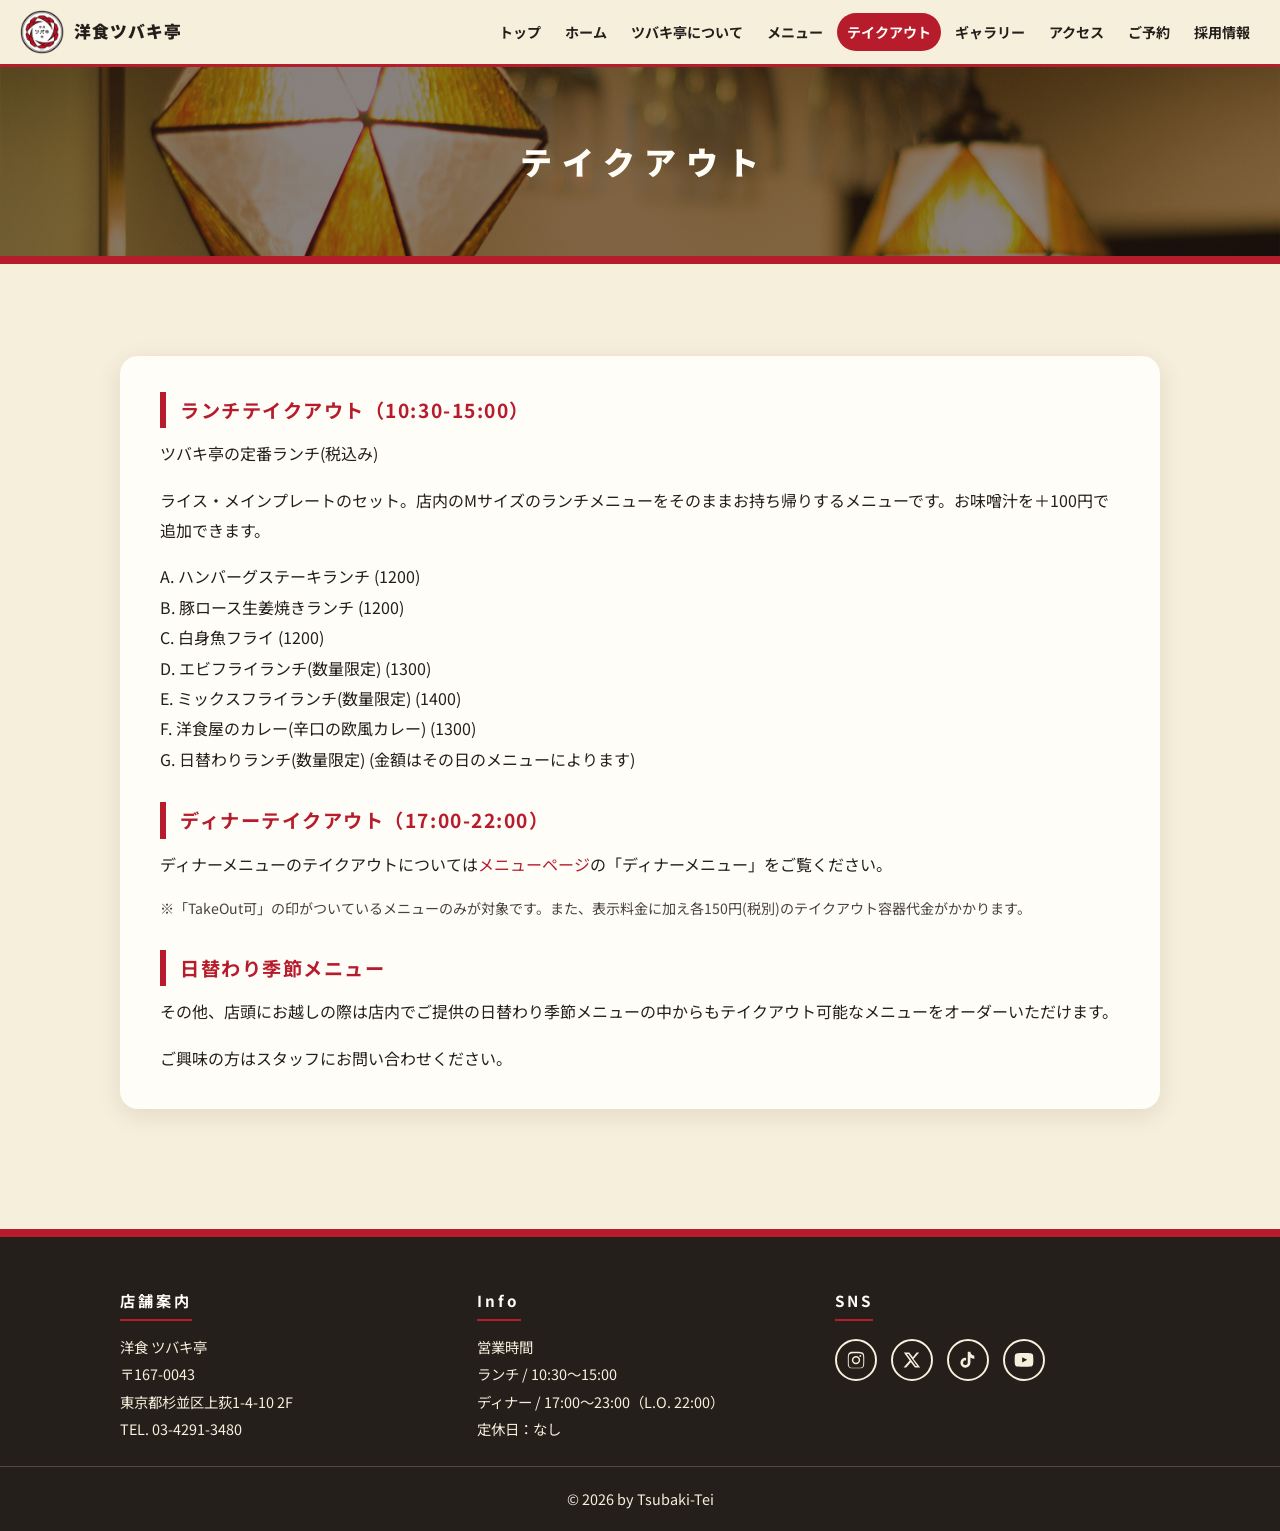
<file: takeout/index.html>
<!DOCTYPE html>
<html lang="ja">
<head>
  <meta charset="UTF-8">
  <meta name="viewport" content="width=device-width, initial-scale=1">
  <title>テイクアウト｜洋食ツバキ亭</title>
  <meta name="description" content="洋食ツバキ亭のテイクアウトメニュー。定番ランチをそのままお持ち帰りいただけます。">
  <link rel="icon" href="../assets/img/logo.png">
  <meta property="og:title" content="テイクアウト｜洋食ツバキ亭">
  <meta property="og:description" content="洋食ツバキ亭のテイクアウトメニュー。定番ランチをそのままお持ち帰りいただけます。">
  <meta property="og:image" content="https://tsubakitei.tokyo/assets/img/logo.png">
  <link rel="preconnect" href="https://fonts.googleapis.com">
  <link rel="preconnect" href="https://fonts.gstatic.com" crossorigin>
  <link href="https://fonts.googleapis.com/css2?family=Noto+Sans+JP:wght@400;700;900&display=swap" rel="stylesheet">
  <link rel="stylesheet" href="../assets/css/style.css">
</head>
<body>
<header class="site-header">
  <div class="header-inner">
    <a class="brand" href=".././"><img src="../assets/img/logo.png" alt="洋食ツバキ亭ロゴ">洋食ツバキ亭</a>
    <button class="nav-toggle" aria-label="メニューを開く" onclick="document.querySelector('.site-nav').classList.toggle('open')">☰</button>
    <nav class="site-nav">
      <ul>
        <li><a href=".././">トップ</a></li>
        <li><a href="../home/">ホーム</a></li>
        <li><a href="../about/">ツバキ亭について</a></li>
        <li><a href="../menu/">メニュー</a></li>
        <li><a href="../takeout/" aria-current="page">テイクアウト</a></li>
        <li><a href="../gallery/">ギャラリー</a></li>
        <li><a href="../access/">アクセス</a></li>
        <li><a href="../reserve/">ご予約</a></li>
        <li><a href="../recruit/">採用情報</a></li>
      </ul>
    </nav>
  </div>
</header>

<div class="page-title"><h1>テイクアウト</h1></div>
<main>
  <section class="section">
    <div class="prose">
      <h3>ランチテイクアウト（10:30-15:00）</h3>
      <p>ツバキ亭の定番ランチ(税込み)</p>
      <p>ライス・メインプレートのセット。店内のMサイズのランチメニューをそのままお持ち帰りするメニューです。お味噌汁を＋100円で追加できます。</p>
      <p>
        A. ハンバーグステーキランチ (1200)<br>
        B. 豚ロース生姜焼きランチ (1200)<br>
        C. 白身魚フライ (1200)<br>
        D. エビフライランチ(数量限定) (1300)<br>
        E. ミックスフライランチ(数量限定) (1400)<br>
        F. 洋食屋のカレー(辛口の欧風カレー) (1300)<br>
        G. 日替わりランチ(数量限定) (金額はその日のメニューによります)
      </p>

      <h3>ディナーテイクアウト（17:00-22:00）</h3>
      <p>ディナーメニューのテイクアウトについては<a href="../menu/">メニューページ</a>の「ディナーメニュー」をご覧ください。</p>
      <p class="note">※「TakeOut可」の印がついているメニューのみが対象です。また、表示料金に加え各150円(税別)のテイクアウト容器代金がかかります。</p>

      <h3>日替わり季節メニュー</h3>
      <p>その他、店頭にお越しの際は店内でご提供の日替わり季節メニューの中からもテイクアウト可能なメニューをオーダーいただけます。</p>
      <p>ご興味の方はスタッフにお問い合わせください。</p>
    </div>
  </section>
</main>

<footer class="site-footer">
  <div class="footer-inner">
    <div>
      <h4>店舗案内</h4>
      <p>洋食 ツバキ亭<br>〒167-0043<br>東京都杉並区上荻1-4-10 2F<br>TEL. <a href="tel:03-4291-3480">03-4291-3480</a></p>
    </div>
    <div>
      <h4>Info</h4>
      <p>営業時間<br>ランチ / 10:30〜15:00<br>ディナー / 17:00〜23:00（L.O. 22:00）<br>定休日：なし</p>
    </div>
    <div>
      <h4>SNS</h4>
      <div class="sns-icons">
        <a href="https://www.instagram.com/tsubaki.ogikubo/" target="_blank" rel="noopener" aria-label="Instagram"><svg viewBox="0 0 24 24"><path d="M12 2.2c3.2 0 3.6 0 4.9.1 1.2.1 1.8.2 2.2.4.6.2 1 .5 1.4.9.4.4.7.8.9 1.4.2.4.4 1 .4 2.2.1 1.3.1 1.7.1 4.9s0 3.6-.1 4.9c-.1 1.2-.2 1.8-.4 2.2-.2.6-.5 1-.9 1.4-.4.4-.8.7-1.4.9-.4.2-1 .4-2.2.4-1.3.1-1.7.1-4.9.1s-3.6 0-4.9-.1c-1.2-.1-1.8-.2-2.2-.4-.6-.2-1-.5-1.4-.9-.4-.4-.7-.8-.9-1.4-.2-.4-.4-1-.4-2.2C2.2 15.6 2.2 15.2 2.2 12s0-3.6.1-4.9c.1-1.2.2-1.8.4-2.2.2-.6.5-1 .9-1.4.4-.4.8-.7 1.4-.9.4-.2 1-.4 2.2-.4C8.4 2.2 8.8 2.2 12 2.2m0 1.8c-3.1 0-3.5 0-4.8.1-1.1.1-1.4.2-1.8.3-.4.2-.7.4-1 .7-.3.3-.5.6-.7 1-.1.4-.3.7-.3 1.8-.1 1.3-.1 1.7-.1 4.8s0 3.5.1 4.8c.1 1.1.2 1.4.3 1.8.2.4.4.7.7 1 .3.3.6.5 1 .7.4.1.7.3 1.8.3 1.3.1 1.7.1 4.8.1s3.5 0 4.8-.1c1.1-.1 1.4-.2 1.8-.3.4-.2.7-.4 1-.7.3-.3.5-.6.7-1 .1-.4.3-.7.3-1.8.1-1.3.1-1.7.1-4.8s0-3.5-.1-4.8c-.1-1.1-.2-1.4-.3-1.8-.2-.4-.4-.7-.7-1-.3-.3-.6-.5-1-.7-.4-.1-.7-.3-1.8-.3-1.3-.1-1.7-.1-4.8-.1zm0 3.1a5 5 0 1 1 0 10 5 5 0 0 1 0-10zm0 1.8a3.2 3.2 0 1 0 0 6.4 3.2 3.2 0 0 0 0-6.4zm5.2-2.9a1.1 1.1 0 1 1 0 2.2 1.1 1.1 0 0 1 0-2.2z"/></svg></a>
        <a href="https://x.com/TsubakiOgikubo" target="_blank" rel="noopener" aria-label="X"><svg viewBox="0 0 24 24"><path d="M17.5 3h3.1l-6.8 7.8L21.8 21h-6.3l-4.9-6.4L5 21H1.9l7.3-8.3L2.2 3h6.5l4.4 5.8L17.5 3zm-1.1 16.1h1.7L7.7 4.8H5.9l10.5 14.3z"/></svg></a>
        <a href="https://www.tiktok.com/@tsubaki.ogikubo" target="_blank" rel="noopener" aria-label="TikTok"><svg viewBox="0 0 24 24"><path d="M19.6 6.7a4.8 4.8 0 0 1-3.5-1.6 4.8 4.8 0 0 1-1.2-3.1h-3.2v13.3a2.8 2.8 0 1 1-2-2.7V9.3a6 6 0 1 0 5.2 6V8.9a8 8 0 0 0 4.7 1.5V7.2c-.3 0-.7-.1-1-.2z"/></svg></a>
        <a href="https://www.youtube.com/@tsubaki.ogikubo" target="_blank" rel="noopener" aria-label="YouTube"><svg viewBox="0 0 24 24"><path d="M23 7.2s-.2-1.6-.9-2.3c-.9-.9-1.9-.9-2.3-1C16.6 3.6 12 3.6 12 3.6s-4.6 0-7.8.3c-.4.1-1.4.1-2.3 1-.7.7-.9 2.3-.9 2.3S.8 9.1.8 11v1.8c0 1.9.2 3.8.2 3.8s.2 1.6.9 2.3c.9.9 2 .9 2.5 1 1.8.2 7.6.3 7.6.3s4.6 0 7.8-.3c.4-.1 1.4-.1 2.3-1 .7-.7.9-2.3.9-2.3s.2-1.9.2-3.8V11c0-1.9-.2-3.8-.2-3.8zM9.8 14.9V8.7l6.1 3.1-6.1 3.1z"/></svg></a>
      </div>
    </div>
  </div>
  <p class="copyright">© 2026 by Tsubaki-Tei</p>
</footer>
</body>
</html>
</file>
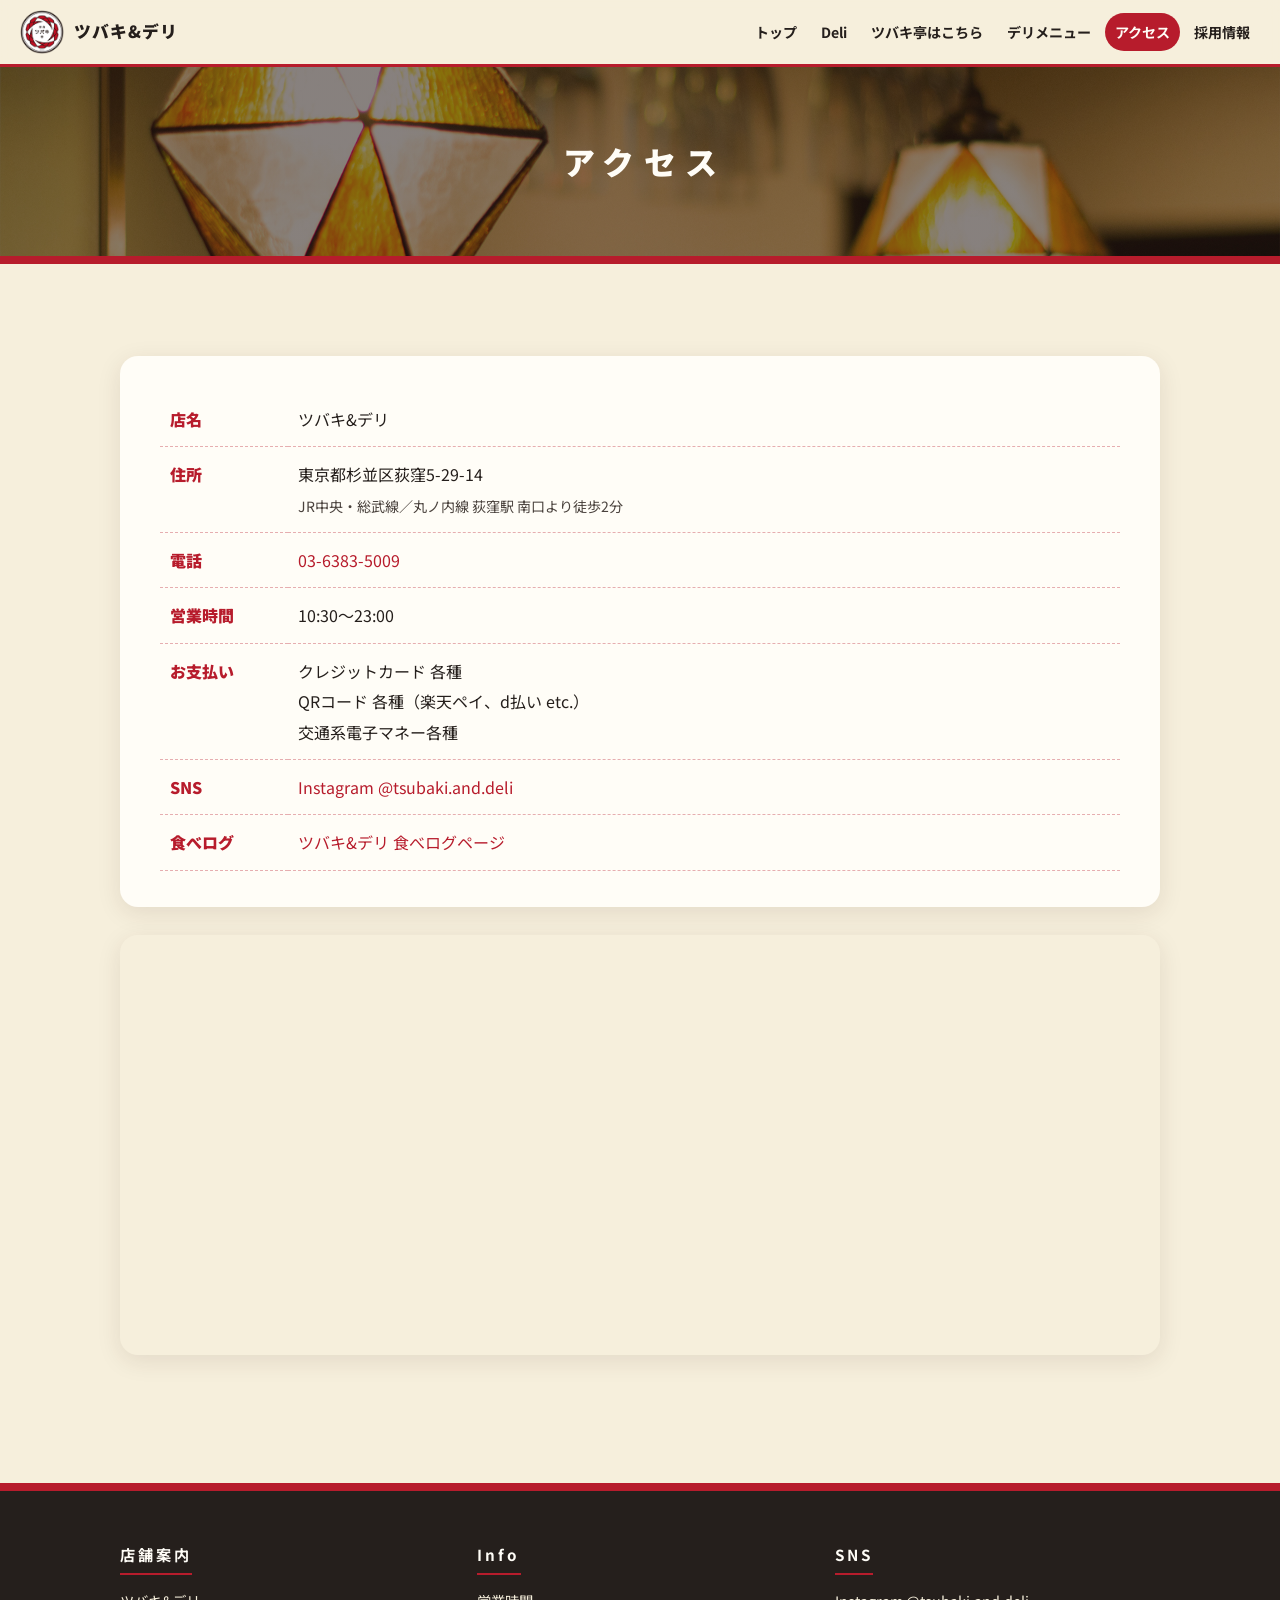
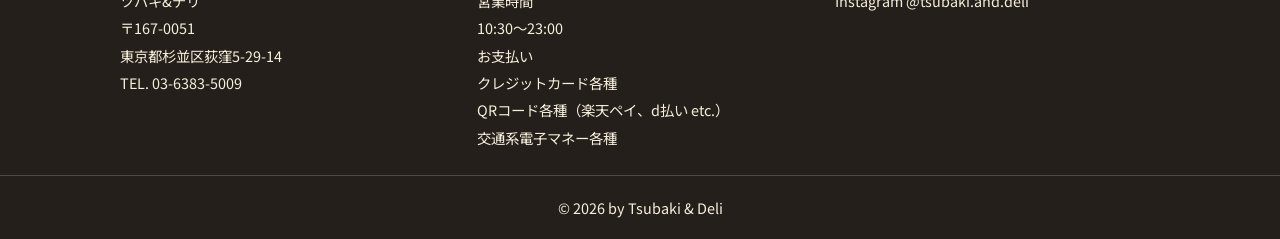
<file: deli/access/index.html>
<!DOCTYPE html>
<html lang="ja">
<head>
  <meta charset="UTF-8">
  <meta name="viewport" content="width=device-width, initial-scale=1">
  <meta name="robots" content="noindex, nofollow">
  <title>アクセス｜ツバキ&デリ</title>
  <meta name="description" content="荻窪駅すぐ。ツバキ&デリへのアクセス。東京都杉並区荻窪5-29-14。">
  <link rel="icon" href="../../assets/img/logo.png">
  <meta property="og:title" content="アクセス｜ツバキ&デリ">
  <meta property="og:description" content="荻窪駅すぐ。ツバキ&デリへのアクセス。東京都杉並区荻窪5-29-14。">
  <meta property="og:image" content="https://tsubakitei.tokyo/assets/img/logo.png">
  <link rel="preconnect" href="https://fonts.googleapis.com">
  <link rel="preconnect" href="https://fonts.gstatic.com" crossorigin>
  <link href="https://fonts.googleapis.com/css2?family=Noto+Sans+JP:wght@400;700;900&display=swap" rel="stylesheet">
  <link rel="stylesheet" href="../../assets/css/style.css?v=4">
</head>
<body>
<header class="site-header">
  <div class="header-inner">
    <a class="brand" href="../"><img src="../../assets/img/logo.png" alt="ツバキ&デリロゴ">ツバキ&デリ</a>
    <button class="nav-toggle" aria-label="メニューを開く" onclick="document.querySelector('.site-nav').classList.toggle('open')">☰</button>
    <nav class="site-nav">
      <ul>
        <li><a href="../../">トップ</a></li>
        <li><a href="../">Deli</a></li>
        <li><a href="../../">ツバキ亭はこちら</a></li>
        <li><a href="../menu/">デリメニュー</a></li>
        <li><a href="../access/" aria-current="page">アクセス</a></li>
        <li><a href="../../recruit/">採用情報</a></li>
      </ul>
    </nav>
  </div>
</header>

<div class="page-title"><h1>アクセス</h1></div>
<main>
  <section class="section">
    <div class="prose">
      <table class="info-table">
        <tr><th>店名</th><td>ツバキ&デリ</td></tr>
        <tr><th>住所</th><td>東京都杉並区荻窪5-29-14<br><span class="note">JR中央・総武線／丸ノ内線 荻窪駅 南口より徒歩2分</span></td></tr>
        <tr><th>電話</th><td><a href="tel:03-6383-5009">03-6383-5009</a></td></tr>
        <tr><th>営業時間</th><td>10:30〜23:00</td></tr>
        <tr><th>お支払い</th><td>クレジットカード 各種<br>QRコード 各種（楽天ペイ、d払い etc.）<br>交通系電子マネー各種</td></tr>
        <tr><th>SNS</th><td><a href="https://www.instagram.com/tsubaki.and.deli/" target="_blank" rel="noopener">Instagram @tsubaki.and.deli</a></td></tr>
        <tr><th>食べログ</th><td><a href="https://tabelog.com/tokyo/A1319/A131906/13320095/" target="_blank" rel="noopener">ツバキ&デリ 食べログページ</a></td></tr>
      </table>
    </div>
    <iframe class="map-frame" src="https://www.google.com/maps?q=%E6%9D%B1%E4%BA%AC%E9%83%BD%E6%9D%89%E4%B8%A6%E5%8C%BA%E8%8D%BB%E7%AA%AA5-29-14&output=embed" loading="lazy" title="ツバキ&デリの地図"></iframe>
  </section>
</main>

<footer class="site-footer">
  <div class="footer-inner">
    <div>
      <h4>店舗案内</h4>
      <p>ツバキ&デリ<br>〒167-0051<br>東京都杉並区荻窪5-29-14<br>TEL. <a href="tel:03-6383-5009">03-6383-5009</a></p>
    </div>
    <div>
      <h4>Info</h4>
      <p>営業時間<br>10:30〜23:00<br>お支払い<br>クレジットカード各種<br>QRコード各種（楽天ペイ、d払い etc.）<br>交通系電子マネー各種</p>
    </div>
    <div>
      <h4>SNS</h4>
      <p><a href="https://www.instagram.com/tsubaki.and.deli/" target="_blank" rel="noopener">Instagram @tsubaki.and.deli</a></p>
    </div>
  </div>
  <p class="copyright">© 2026 by Tsubaki & Deli</p>
</footer>
</body>
</html>
</file>
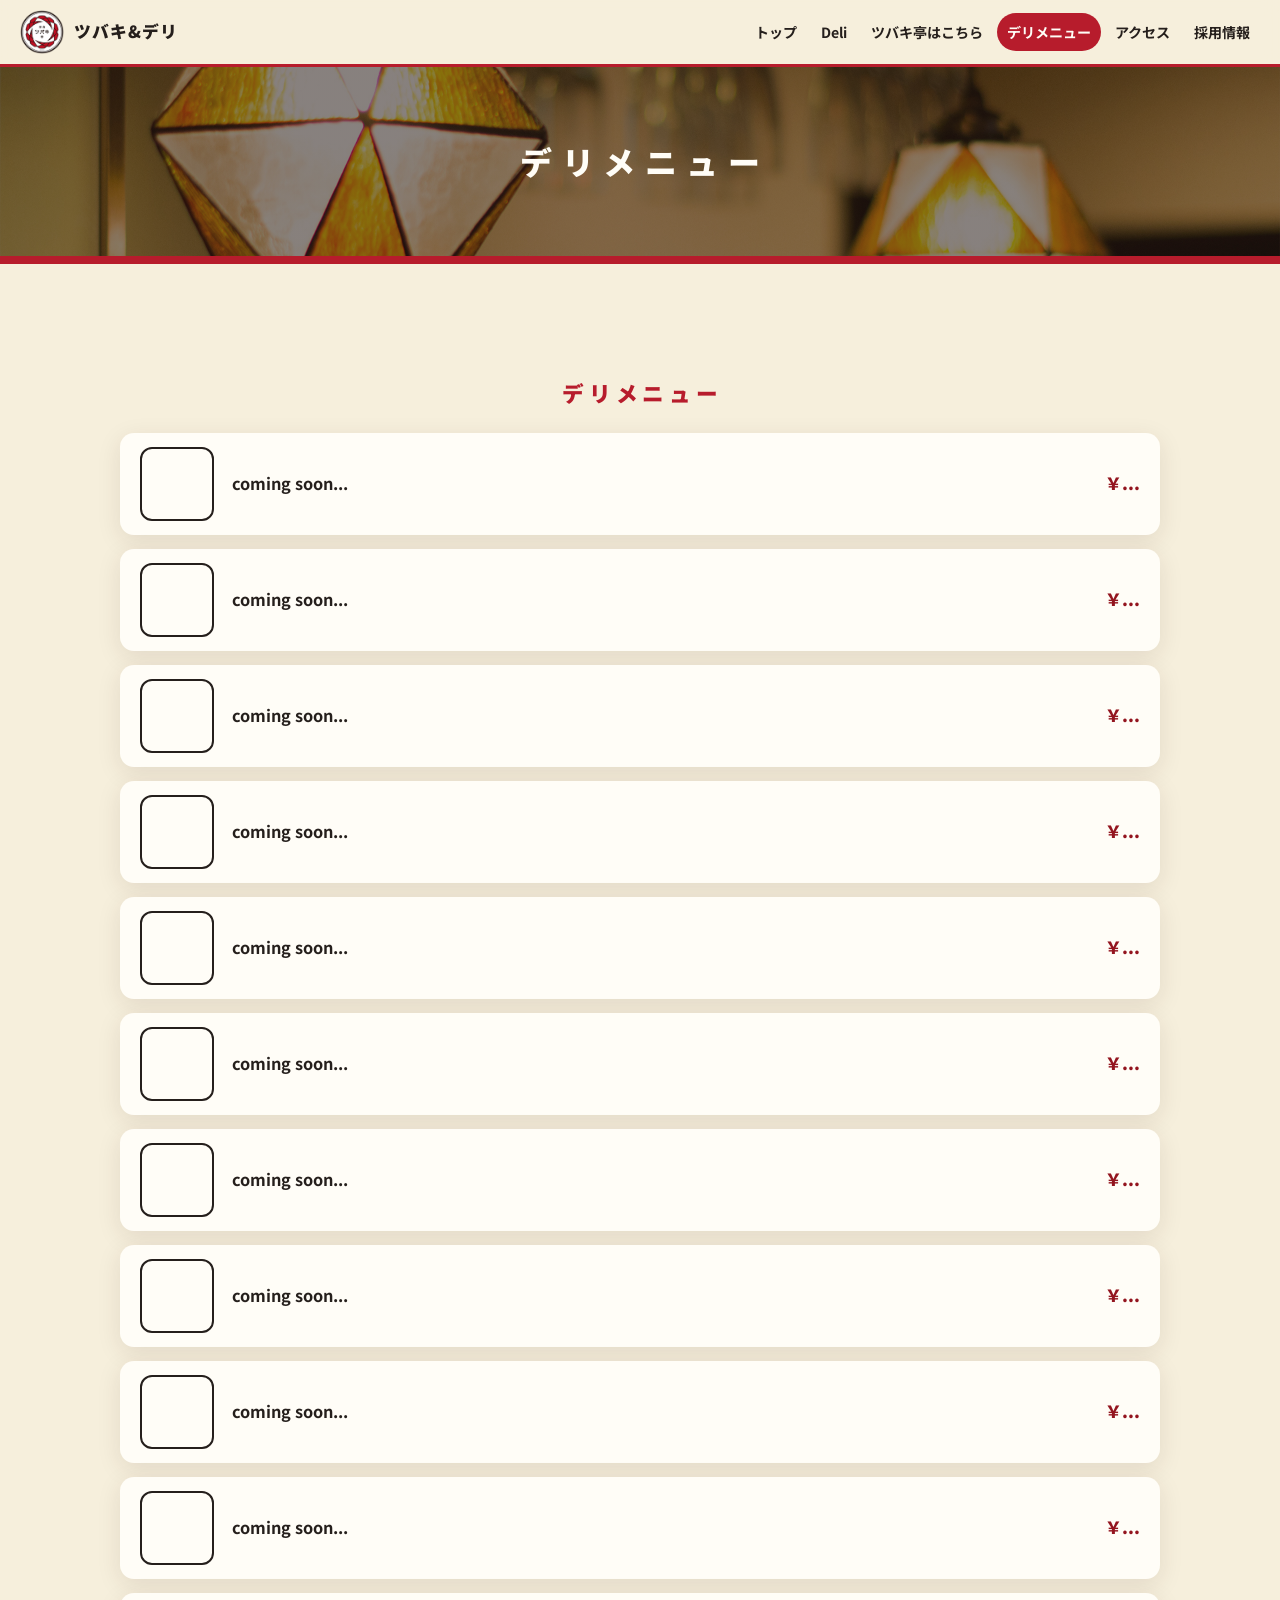
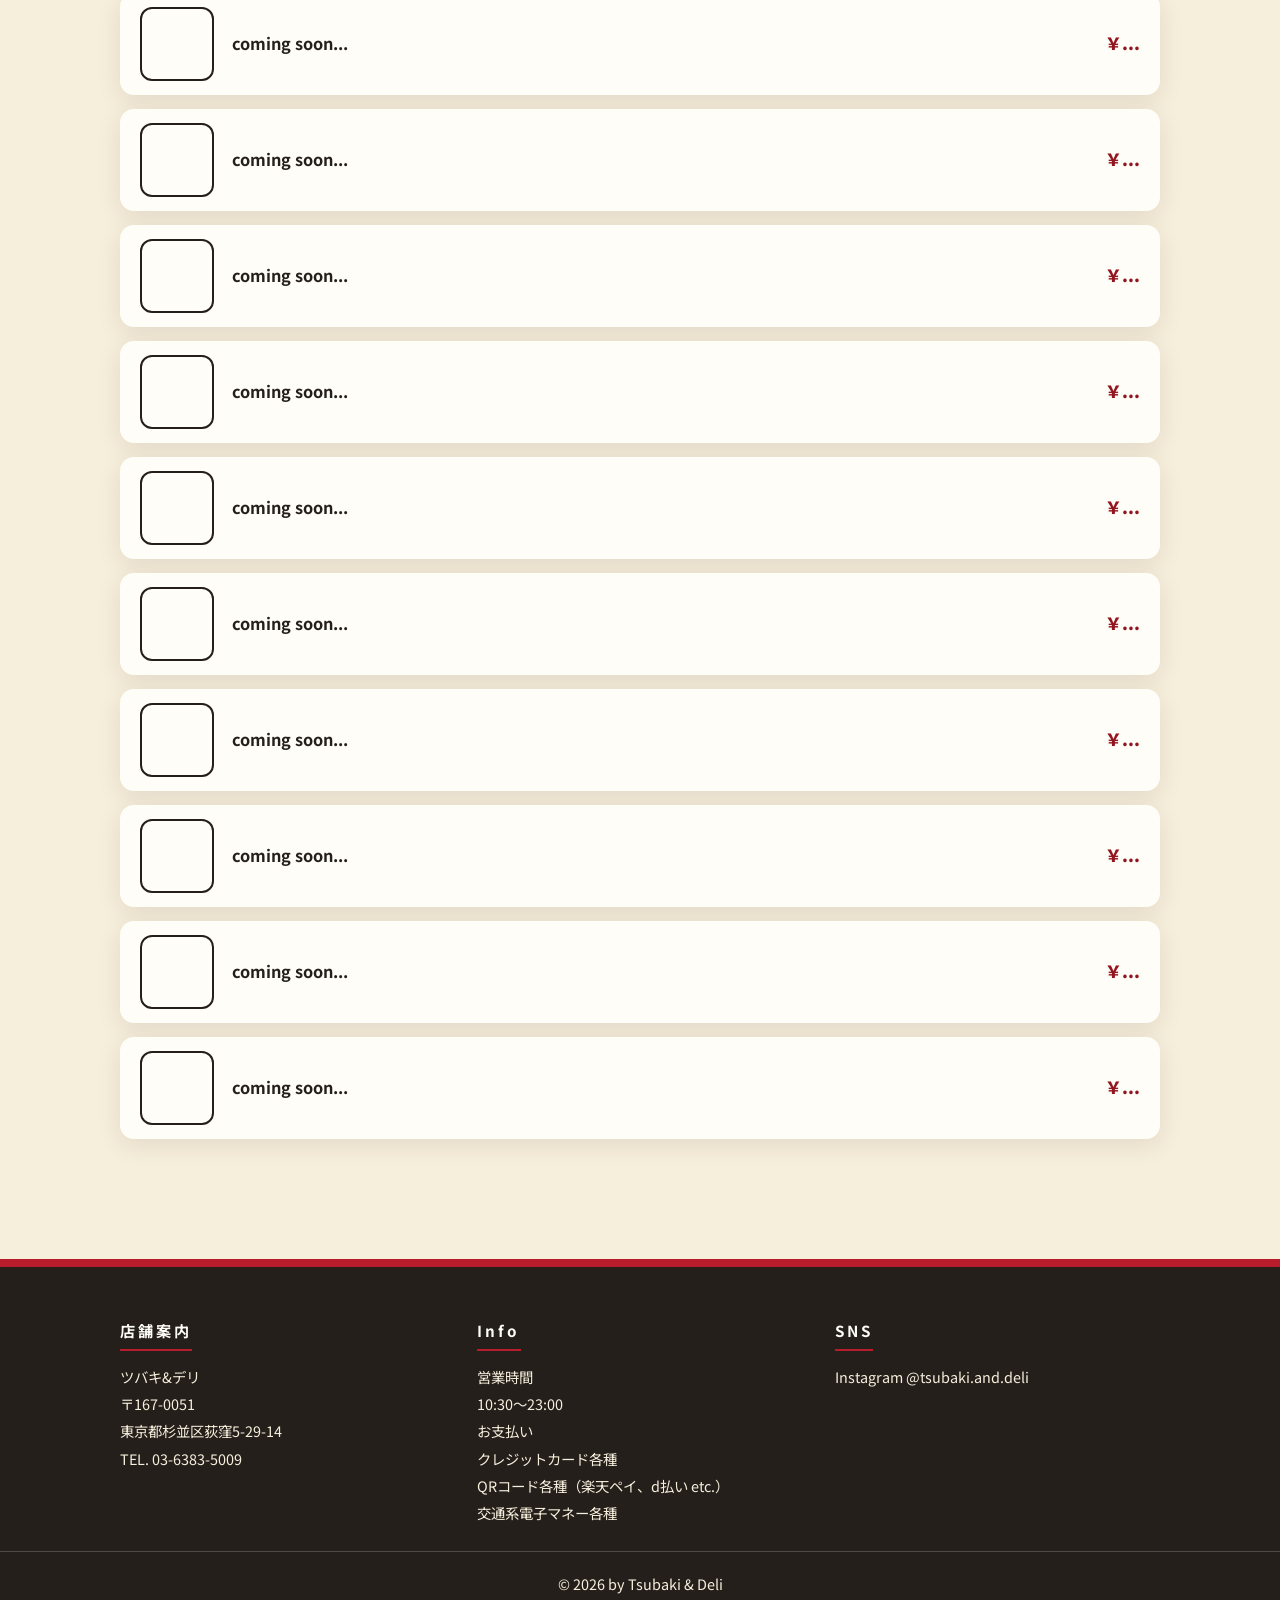
<file: deli/menu/index.html>
<!DOCTYPE html>
<html lang="ja">
<head>
  <meta charset="UTF-8">
  <meta name="viewport" content="width=device-width, initial-scale=1">
  <meta name="robots" content="noindex, nofollow">
  <title>デリメニュー｜ツバキ&デリ</title>
  <meta name="description" content="荻窪駅すぐ。ツバキ&デリのデリメニュー。">
  <link rel="icon" href="../../assets/img/logo.png">
  <meta property="og:title" content="デリメニュー｜ツバキ&デリ">
  <meta property="og:description" content="荻窪駅すぐ。ツバキ&デリのデリメニュー。">
  <meta property="og:image" content="https://tsubakitei.tokyo/assets/img/logo.png">
  <link rel="preconnect" href="https://fonts.googleapis.com">
  <link rel="preconnect" href="https://fonts.gstatic.com" crossorigin>
  <link href="https://fonts.googleapis.com/css2?family=Noto+Sans+JP:wght@400;700;900&display=swap" rel="stylesheet">
  <link rel="stylesheet" href="../../assets/css/style.css?v=4">
</head>
<body>
<header class="site-header">
  <div class="header-inner">
    <a class="brand" href="../"><img src="../../assets/img/logo.png" alt="ツバキ&デリロゴ">ツバキ&デリ</a>
    <button class="nav-toggle" aria-label="メニューを開く" onclick="document.querySelector('.site-nav').classList.toggle('open')">☰</button>
    <nav class="site-nav">
      <ul>
        <li><a href="../../">トップ</a></li>
        <li><a href="../">Deli</a></li>
        <li><a href="../../">ツバキ亭はこちら</a></li>
        <li><a href="../menu/" aria-current="page">デリメニュー</a></li>
        <li><a href="../access/">アクセス</a></li>
        <li><a href="../../recruit/">採用情報</a></li>
      </ul>
    </nav>
  </div>
</header>

<div class="page-title"><h1>デリメニュー</h1></div>
<main>
  <section class="section">
    <div class="menu-section deli-menu-block">
      <h3>デリメニュー</h3>
      <div class="deli-menu-list" id="deli-menu-body"></div>
    </div>
  </section>
</main>
<script src="../../assets/js/deli-menu-config.js?v=1"></script>
<script src="../../assets/js/deli-menu.js?v=2"></script>

<footer class="site-footer">
  <div class="footer-inner">
    <div>
      <h4>店舗案内</h4>
      <p>ツバキ&デリ<br>〒167-0051<br>東京都杉並区荻窪5-29-14<br>TEL. <a href="tel:03-6383-5009">03-6383-5009</a></p>
    </div>
    <div>
      <h4>Info</h4>
      <p>営業時間<br>10:30〜23:00<br>お支払い<br>クレジットカード各種<br>QRコード各種（楽天ペイ、d払い etc.）<br>交通系電子マネー各種</p>
    </div>
    <div>
      <h4>SNS</h4>
      <p><a href="https://www.instagram.com/tsubaki.and.deli/" target="_blank" rel="noopener">Instagram @tsubaki.and.deli</a></p>
    </div>
  </div>
  <p class="copyright">© 2026 by Tsubaki & Deli</p>
</footer>
</body>
</html>
</file>
<file: assets/css/style.css>
/* ==========================================================
   洋食ツバキ亭 — 共通スタイル
   カラー: クリーム地 × 深紅（現行サイトの世界観を踏襲）
   ========================================================== */
:root {
  --cream: #f6efdc;
  --cream-deep: #efe5c9;
  --red: #b71c2c;
  --red-dark: #93151f;
  --ink: #251f1c;
  --ink-soft: #4a423d;
  --white: #fffdf7;
  --shadow: 0 6px 24px rgba(60, 30, 20, .10);
  --radius: 18px;
  --maxw: 1080px;
}

* { margin: 0; padding: 0; box-sizing: border-box; }

html { scroll-behavior: smooth; }

body {
  font-family: "Noto Sans JP", "Hiragino Kaku Gothic ProN", sans-serif;
  background: var(--cream);
  color: var(--ink);
  line-height: 1.9;
  font-size: 16px;
  -webkit-font-smoothing: antialiased;
}

img { max-width: 100%; display: block; }
a { color: var(--red); text-decoration: none; }

/* ---------- ヘッダー ---------- */
.site-header {
  position: sticky;
  top: 0;
  z-index: 100;
  background: rgba(246, 239, 220, .95);
  backdrop-filter: blur(8px);
  border-bottom: 3px solid var(--red);
}
.header-inner {
  width: 100%;
  margin: 0 auto;
  padding: 10px 20px;
  display: flex;
  align-items: center;
  justify-content: space-between;
  gap: 16px;
}
.brand {
  display: flex;
  align-items: center;
  gap: 10px;
  color: var(--ink);
  font-weight: 900;
  font-size: 1.05rem;
  letter-spacing: .06em;
  white-space: nowrap;
}
.brand img { width: 44px; height: 44px; }

.site-nav ul {
  display: flex;
  list-style: none;
  gap: 4px;
  flex-wrap: wrap;
}
.site-nav a {
  display: block;
  padding: 6px 10px;
  color: var(--ink);
  font-weight: 700;
  font-size: .88rem;
  border-radius: 999px;
  transition: background .2s, color .2s;
}
.site-nav a:hover, .site-nav a[aria-current="page"] {
  background: var(--red);
  color: var(--white);
}

.nav-toggle {
  display: none;
  background: none;
  border: 2px solid var(--red);
  border-radius: 10px;
  color: var(--red);
  font-size: 1.3rem;
  line-height: 1;
  padding: 6px 10px;
  cursor: pointer;
}

@media (max-width: 860px) {
  .nav-toggle { display: block; }
  .site-nav {
    display: none;
    position: absolute;
    top: 100%;
    left: 0;
    right: 0;
    background: var(--cream);
    border-bottom: 3px solid var(--red);
    box-shadow: var(--shadow);
  }
  .site-nav.open { display: block; }
  .site-nav ul { flex-direction: column; padding: 10px 16px 16px; }
  .site-nav a { font-size: 1rem; padding: 10px 12px; }
}

/* ---------- ヒーロー ---------- */
.hero {
  position: relative;
  min-height: 340px;
  display: grid;
  place-items: center;
  background: url("../img/hero.jpg") center/cover no-repeat;
}
.hero::after {
  content: "";
  position: absolute;
  inset: auto 0 0 0;
  height: 10px;
  background: var(--red);
}
.hero .hero-logo {
  width: 190px;
  height: 190px;
  border-radius: 50%;
  background: var(--white);
  box-shadow: var(--shadow);
  padding: 12px;
}
@media (max-width: 640px) {
  .hero { min-height: 240px; }
  .hero .hero-logo { width: 140px; height: 140px; }
}

/* サブページ用ページタイトル帯 */
.page-title {
  background: linear-gradient(rgba(37, 25, 20, .55), rgba(37, 25, 20, .55)), url("../img/hero.jpg") center/cover no-repeat;
  color: var(--white);
  text-align: center;
  padding: 64px 20px;
  border-bottom: 8px solid var(--red);
}
.page-title h1 {
  font-size: 2rem;
  letter-spacing: .3em;
  text-indent: .3em;
  font-weight: 900;
}
@media (max-width: 640px) {
  .page-title { padding: 44px 16px; }
  .page-title h1 { font-size: 1.5rem; }
}

/* ---------- セクション共通 ---------- */
main { max-width: var(--maxw); margin: 0 auto; padding: 0 20px 80px; }

.section { padding-top: 64px; }
.section-title {
  display: flex;
  align-items: center;
  justify-content: center;
  gap: 18px;
  font-size: 1.7rem;
  font-weight: 900;
  letter-spacing: .2em;
  text-indent: .2em;
  margin-bottom: 36px;
}
.section-title::before, .section-title::after {
  content: "";
  width: 110px;
  height: 6px;
  background-image: radial-gradient(var(--red) 42%, transparent 46%);
  background-size: 14px 6px;
  background-repeat: repeat-x;
}
@media (max-width: 640px) {
  .section { padding-top: 48px; }
  .section-title { font-size: 1.3rem; gap: 10px; }
  .section-title::before, .section-title::after { width: 54px; }
}

/* ---------- カード ---------- */
.store-cards {
  display: grid;
  grid-template-columns: repeat(auto-fit, minmax(260px, 1fr));
  gap: 28px;
}
.store-card {
  position: relative;
  border: 3px solid var(--red);
  border-radius: 22px;
  overflow: hidden;
  background: var(--white);
  min-height: 380px;
  display: flex;
  flex-direction: column;
  box-shadow: var(--shadow);
  transition: transform .25s;
}
a.store-card:hover { transform: translateY(-4px); }
.store-card .badge {
  position: absolute;
  top: 14px;
  left: 14px;
  width: 64px;
  height: 64px;
  border-radius: 50%;
  background: var(--white);
  padding: 4px;
  box-shadow: var(--shadow);
  z-index: 2;
}
.store-card .photo {
  flex: 1;
  min-height: 260px;
  background-size: cover;
  background-position: center;
}
.store-card .info {
  background: linear-gradient(transparent, rgba(20, 10, 8, .8));
  color: var(--white);
  padding: 60px 18px 18px;
  margin-top: -96px;
  position: relative;
  z-index: 1;
}
.store-card .info h3 { font-size: 1.25rem; letter-spacing: .1em; }
.store-card .info p { font-size: .85rem; line-height: 1.6; }
.store-card.coming {
  align-items: center;
  justify-content: center;
  color: var(--red);
  font-weight: 900;
  font-size: 1.35rem;
  letter-spacing: .04em;
}

/* ---------- ボタン ---------- */
.btn-area {
  display: flex;
  flex-direction: column;
  align-items: center;
  gap: 16px;
  margin-top: 44px;
}
.btn {
  display: inline-block;
  background: var(--red);
  color: var(--white);
  font-weight: 900;
  letter-spacing: .18em;
  padding: 14px 46px;
  border-radius: 999px;
  box-shadow: var(--shadow);
  transition: background .2s, transform .2s;
  text-align: center;
  min-width: 280px;
}
.btn:hover { background: var(--red-dark); transform: translateY(-2px); }
@media (max-width: 640px) { .btn { min-width: 240px; padding: 13px 30px; } }

/* ---------- 本文ブロック ---------- */
.prose {
  background: var(--white);
  border-radius: var(--radius);
  box-shadow: var(--shadow);
  padding: 36px 40px;
  margin-top: 28px;
}
.prose h3 {
  color: var(--red);
  font-size: 1.2rem;
  letter-spacing: .08em;
  margin: 28px 0 10px;
  padding-left: 14px;
  border-left: 6px solid var(--red);
}
.prose h3:first-child { margin-top: 0; }
.prose p { margin-bottom: 1em; }
.prose p:last-child { margin-bottom: 0; }
.prose .note { font-size: .88rem; color: var(--ink-soft); }
@media (max-width: 640px) { .prose { padding: 24px 20px; } }

/* ---------- メニュー ---------- */
.menu-tabs {
  display: flex;
  justify-content: center;
  gap: 12px;
  margin-bottom: 8px;
  flex-wrap: wrap;
}
.menu-tab {
  border: 3px solid var(--red);
  background: var(--white);
  color: var(--red);
  font-weight: 900;
  font-size: 1rem;
  letter-spacing: .12em;
  padding: 10px 34px;
  border-radius: 999px;
  cursor: pointer;
  transition: background .2s, color .2s;
}
.menu-tab.active, .menu-tab:hover { background: var(--red); color: var(--white); }

.menu-lead {
  text-align: center;
  white-space: pre-line;
  color: var(--ink-soft);
  font-size: .92rem;
  margin: 18px auto 0;
  max-width: 640px;
}

.menu-section { margin-top: 44px; }
.menu-section > h3 {
  text-align: center;
  font-size: 1.35rem;
  font-weight: 900;
  letter-spacing: .22em;
  text-indent: .22em;
  color: var(--red);
  margin-bottom: 6px;
}
.menu-section > .sec-desc {
  text-align: center;
  white-space: pre-line;
  font-size: .88rem;
  color: var(--ink-soft);
  margin-bottom: 20px;
}

.menu-items { display: grid; gap: 14px; }
.menu-item {
  display: flex;
  align-items: center;
  gap: 18px;
  background: var(--white);
  border-radius: 14px;
  box-shadow: var(--shadow);
  padding: 14px 20px;
}
.menu-item .thumb {
  width: 74px;
  height: 74px;
  border-radius: 12px;
  object-fit: cover;
  flex-shrink: 0;
}
.menu-item .body { flex: 1; min-width: 0; }
.menu-item .name { font-weight: 700; font-size: 1.02rem; }
.menu-item .desc {
  font-size: .82rem;
  color: var(--ink-soft);
  white-space: pre-line;
  line-height: 1.6;
}
.menu-item .price {
  font-weight: 900;
  color: var(--red);
  font-size: 1.05rem;
  white-space: nowrap;
}
.menu-item .price small { font-weight: 700; font-size: .78rem; }
@media (max-width: 640px) {
  .menu-item { padding: 12px 14px; gap: 12px; }
  .menu-item .thumb { width: 60px; height: 60px; }
}

/* ---------- デリ メニュー ---------- */
.deli-menu-block { margin-top: 44px; }
.deli-menu-block h3 { margin-bottom: 20px; }
.deli-menu-list { display: grid; gap: 14px; }
.deli-menu-item {
  display: grid;
  grid-template-columns: 74px minmax(0, 1fr) auto;
  align-items: center;
  gap: 18px;
  background: var(--white);
  border-radius: 14px;
  box-shadow: var(--shadow);
  padding: 14px 20px;
}
.deli-thumb {
  width: 74px;
  height: 74px;
  display: grid;
  place-items: center;
}
.deli-thumb-img, .deli-thumb-empty {
  width: 74px;
  height: 74px;
  border-radius: 12px;
}
.deli-thumb-img { object-fit: cover; }
.deli-thumb-empty {
  border: 2px solid var(--ink);
  background: var(--white);
}
.deli-name {
  font-weight: 700;
  font-size: 1.02rem;
  color: var(--ink);
}
.deli-desc {
  margin-top: 2px;
  font-size: .84rem;
  line-height: 1.6;
  color: var(--ink-soft);
  white-space: pre-line;
}
.deli-price {
  min-width: 72px;
  text-align: right;
  font-weight: 900;
  color: var(--red-dark);
  font-size: 1.05rem;
  white-space: nowrap;
}
@media (max-width: 640px) {
  .deli-menu-block { margin-top: 36px; }
  .deli-menu-item {
    grid-template-columns: 60px minmax(0, 1fr) auto;
    gap: 12px;
    padding: 12px 14px;
  }
  .deli-thumb, .deli-thumb-img, .deli-thumb-empty {
    width: 60px;
    height: 60px;
    border-radius: 12px;
  }
  .deli-price { min-width: 54px; font-size: .98rem; }
}

/* ---------- ギャラリー ---------- */
.gallery-grid {
  display: grid;
  grid-template-columns: repeat(auto-fill, minmax(240px, 1fr));
  gap: 16px;
}
.gallery-grid img {
  width: 100%;
  aspect-ratio: 4 / 3;
  object-fit: cover;
  border-radius: 14px;
  box-shadow: var(--shadow);
}

/* ---------- アクセス ---------- */
.map-frame {
  width: 100%;
  height: 420px;
  border: 0;
  border-radius: var(--radius);
  box-shadow: var(--shadow);
  margin-top: 28px;
}
@media (max-width: 640px) { .map-frame { height: 320px; } }

/* ---------- テーブル ---------- */
.info-table { width: 100%; border-collapse: collapse; }
.info-table th, .info-table td {
  padding: 12px 10px;
  border-bottom: 1px dashed rgba(183, 28, 44, .35);
  text-align: left;
  vertical-align: top;
}
.info-table th { color: var(--red); white-space: nowrap; width: 8em; font-weight: 900; }

/* ---------- フッター ---------- */
.site-footer {
  background: var(--ink);
  color: var(--cream);
  margin-top: 40px;
  border-top: 8px solid var(--red);
}
.footer-inner {
  max-width: var(--maxw);
  margin: 0 auto;
  padding: 48px 20px 24px;
  display: grid;
  grid-template-columns: repeat(auto-fit, minmax(220px, 1fr));
  gap: 32px;
}
.site-footer h4 {
  color: var(--white);
  letter-spacing: .2em;
  font-size: .95rem;
  margin-bottom: 12px;
  border-bottom: 2px solid var(--red);
  display: inline-block;
  padding-bottom: 4px;
}
.site-footer p { font-size: .9rem; line-height: 1.9; }
.site-footer a { color: var(--cream); }
.sns-icons { display: flex; gap: 14px; margin-top: 6px; }
.sns-icons a {
  display: grid;
  place-items: center;
  width: 42px;
  height: 42px;
  border: 2px solid var(--cream);
  border-radius: 50%;
  transition: background .2s;
}
.sns-icons a:hover { background: var(--red); border-color: var(--red); }
.sns-icons svg { width: 20px; height: 20px; fill: var(--cream); }
.copyright {
  text-align: center;
  font-size: .8rem;
  padding: 18px;
  border-top: 1px solid rgba(246, 239, 220, .2);
}
</file>
